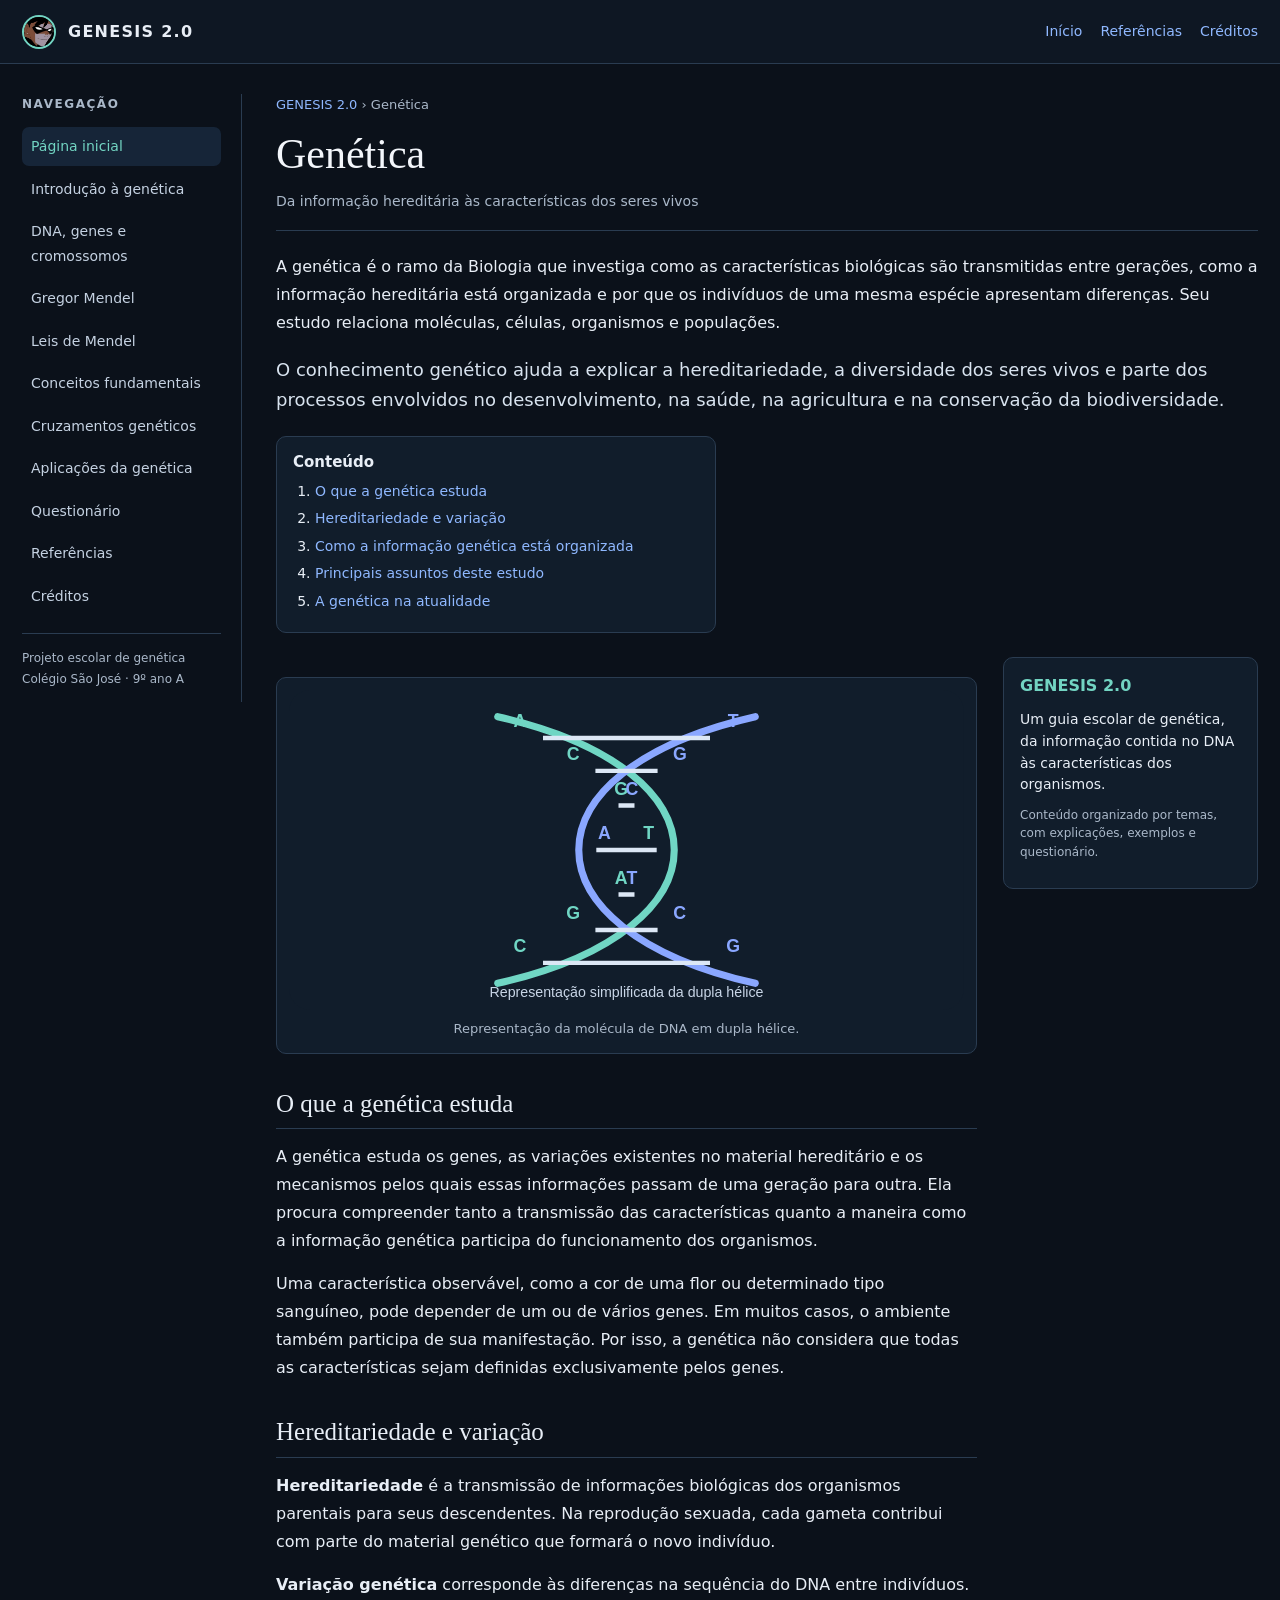
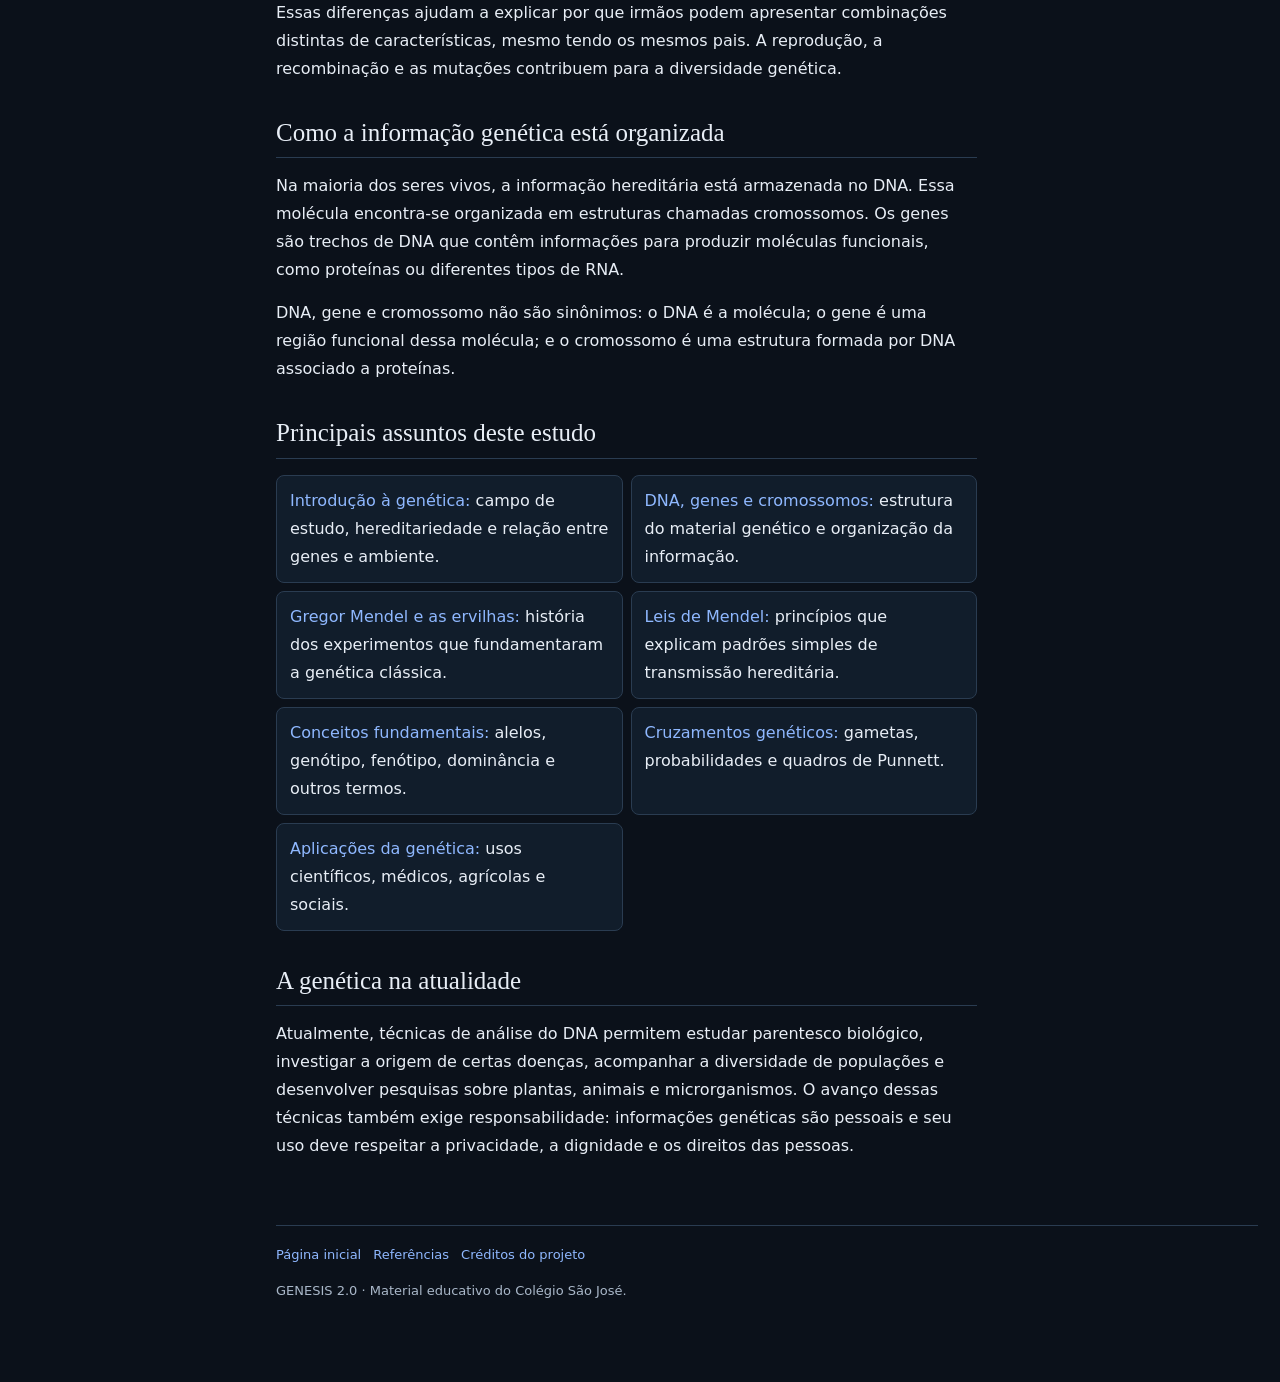
<file: index.html>
<!doctype html>
<html lang="pt-BR">
<head>
<meta charset="utf-8"><meta name="viewport" content="width=device-width, initial-scale=1">
<meta name="description" content="A genética é o ramo da Biologia que investiga como as características biológicas são transmitidas entre gerações, como a informação hereditária está o">
<title>Genética | GENESIS 2.0</title>
<link rel="stylesheet" href="assets/estilo.css"><script defer src="assets/site.js"></script>
</head>
<body>
<header class="topbar"><a class="brand" href="index.html"><img class="brand-mark" src="assets/e7836a322ee1f8ac6fdde45d048c078e.jpg" alt="Logo Genesis 2.0"><span>GENESIS 2.0</span></a>
<nav class="toplinks"><a href="index.html">Início</a><a href="referencias.html">Referências</a><a href="creditos.html">Créditos</a></nav></header>
<div class="layout">
<aside class="sidebar"><p class="side-title">Navegação</p><nav class="side-nav"><a href="index.html">Página inicial</a>
<a href="introducao.html">Introdução à genética</a>
<a href="dna.html">DNA, genes e cromossomos</a>
<a href="mendel.html">Gregor Mendel</a>
<a href="leis.html">Leis de Mendel</a>
<a href="conceitos.html">Conceitos fundamentais</a>
<a href="cruzamentos.html">Cruzamentos genéticos</a>
<a href="aplicacoes.html">Aplicações da genética</a>
<a href="quiz.html">Questionário</a>
<a href="referencias.html">Referências</a>
<a href="creditos.html">Créditos</a></nav><p class="side-note">Projeto escolar de genética<br>Colégio São José · 9º ano A</p></aside>
<main>
<div class="crumb"><a href="index.html">GENESIS 2.0</a> › Genética</div>
<header class="article-head"><h1>Genética</h1><div class="subtitle">Da informação hereditária às características dos seres vivos</div></header>
<p class="intro">A genética é o ramo da Biologia que investiga como as características biológicas são transmitidas entre gerações, como a informação hereditária está organizada e por que os indivíduos de uma mesma espécie apresentam diferenças. Seu estudo relaciona moléculas, células, organismos e populações.</p><p class="lead">O conhecimento genético ajuda a explicar a hereditariedade, a diversidade dos seres vivos e parte dos processos envolvidos no desenvolvimento, na saúde, na agricultura e na conservação da biodiversidade.</p>
<div class="toc"><h2>Conteúdo</h2><ol id="toc-list"></ol></div>
<div class="article-grid"><article class="article-body"><figure class="figure"><img src="assets/dna.svg" alt="Representação da molécula de DNA em dupla hélice."><figcaption class="caption">Representação da molécula de DNA em dupla hélice.</figcaption></figure><section><h2 id="secao-1">O que a genética estuda</h2><p>A genética estuda os genes, as variações existentes no material hereditário e os mecanismos pelos quais essas informações passam de uma geração para outra. Ela procura compreender tanto a transmissão das características quanto a maneira como a informação genética participa do funcionamento dos organismos.</p>
<p>Uma característica observável, como a cor de uma flor ou determinado tipo sanguíneo, pode depender de um ou de vários genes. Em muitos casos, o ambiente também participa de sua manifestação. Por isso, a genética não considera que todas as características sejam definidas exclusivamente pelos genes.</p></section>
<section><h2 id="secao-2">Hereditariedade e variação</h2><p><strong>Hereditariedade</strong> é a transmissão de informações biológicas dos organismos parentais para seus descendentes. Na reprodução sexuada, cada gameta contribui com parte do material genético que formará o novo indivíduo.</p>
<p><strong>Variação genética</strong> corresponde às diferenças na sequência do DNA entre indivíduos. Essas diferenças ajudam a explicar por que irmãos podem apresentar combinações distintas de características, mesmo tendo os mesmos pais. A reprodução, a recombinação e as mutações contribuem para a diversidade genética.</p></section>
<section><h2 id="secao-3">Como a informação genética está organizada</h2><p>Na maioria dos seres vivos, a informação hereditária está armazenada no DNA. Essa molécula encontra-se organizada em estruturas chamadas cromossomos. Os genes são trechos de DNA que contêm informações para produzir moléculas funcionais, como proteínas ou diferentes tipos de RNA.</p>
<p>DNA, gene e cromossomo não são sinônimos: o DNA é a molécula; o gene é uma região funcional dessa molécula; e o cromossomo é uma estrutura formada por DNA associado a proteínas.</p></section>
<section><h2 id="secao-4">Principais assuntos deste estudo</h2><ul class="topic-list">
<li><a href="introducao.html">Introdução à genética:</a> campo de estudo, hereditariedade e relação entre genes e ambiente.</li>
<li><a href="dna.html">DNA, genes e cromossomos:</a> estrutura do material genético e organização da informação.</li>
<li><a href="mendel.html">Gregor Mendel e as ervilhas:</a> história dos experimentos que fundamentaram a genética clássica.</li>
<li><a href="leis.html">Leis de Mendel:</a> princípios que explicam padrões simples de transmissão hereditária.</li>
<li><a href="conceitos.html">Conceitos fundamentais:</a> alelos, genótipo, fenótipo, dominância e outros termos.</li>
<li><a href="cruzamentos.html">Cruzamentos genéticos:</a> gametas, probabilidades e quadros de Punnett.</li>
<li><a href="aplicacoes.html">Aplicações da genética:</a> usos científicos, médicos, agrícolas e sociais.</li>
</ul></section>
<section><h2 id="secao-5">A genética na atualidade</h2><p>Atualmente, técnicas de análise do DNA permitem estudar parentesco biológico, investigar a origem de certas doenças, acompanhar a diversidade de populações e desenvolver pesquisas sobre plantas, animais e microrganismos. O avanço dessas técnicas também exige responsabilidade: informações genéticas são pessoais e seu uso deve respeitar a privacidade, a dignidade e os direitos das pessoas.</p></section></article><aside class="infobox"><h3>GENESIS 2.0</h3><p>Um guia escolar de genética, da informação contida no DNA às características dos organismos.</p><p class="small">Conteúdo organizado por temas, com explicações, exemplos e questionário.</p></aside></div>
<footer class="footer"><a href="index.html">Página inicial</a><a href="referencias.html">Referências</a><a href="creditos.html">Créditos do projeto</a><p>GENESIS 2.0 · Material educativo do Colégio São José.</p></footer>
</main></div>
</body></html>
</file>
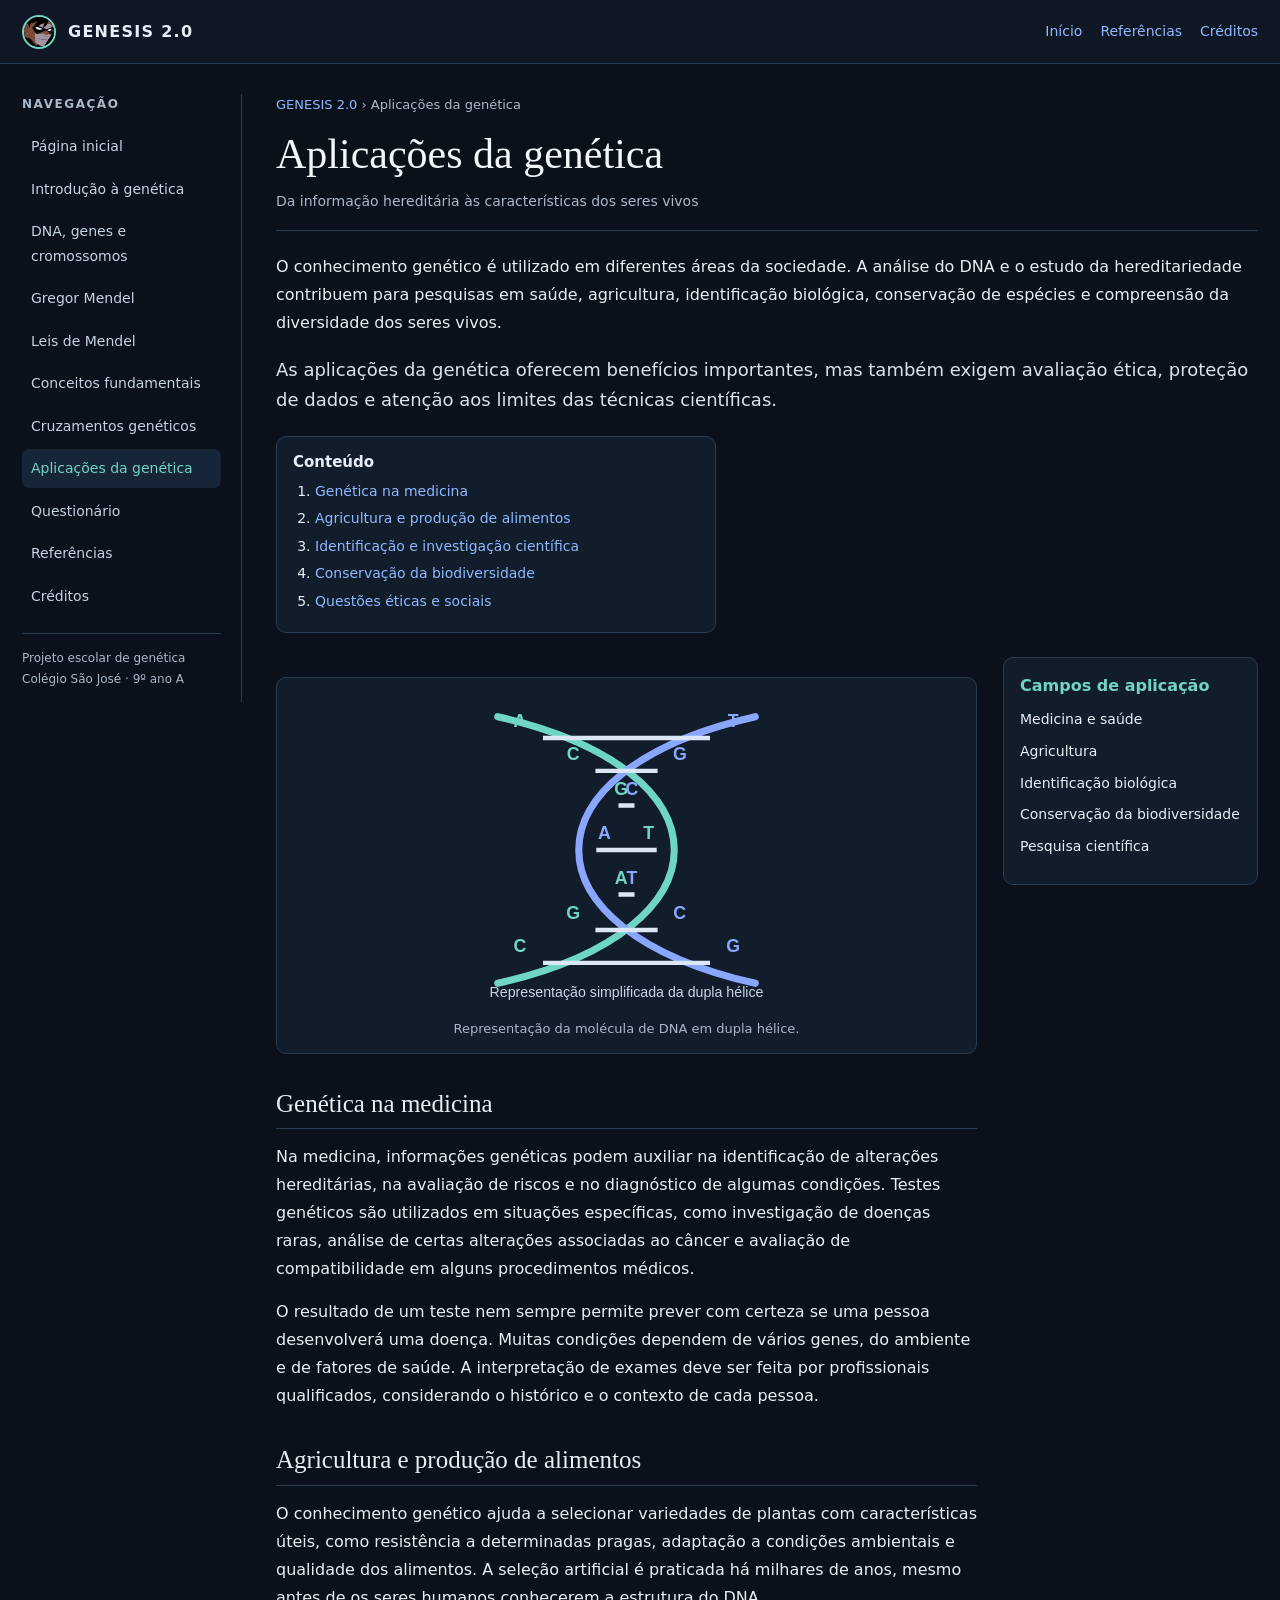
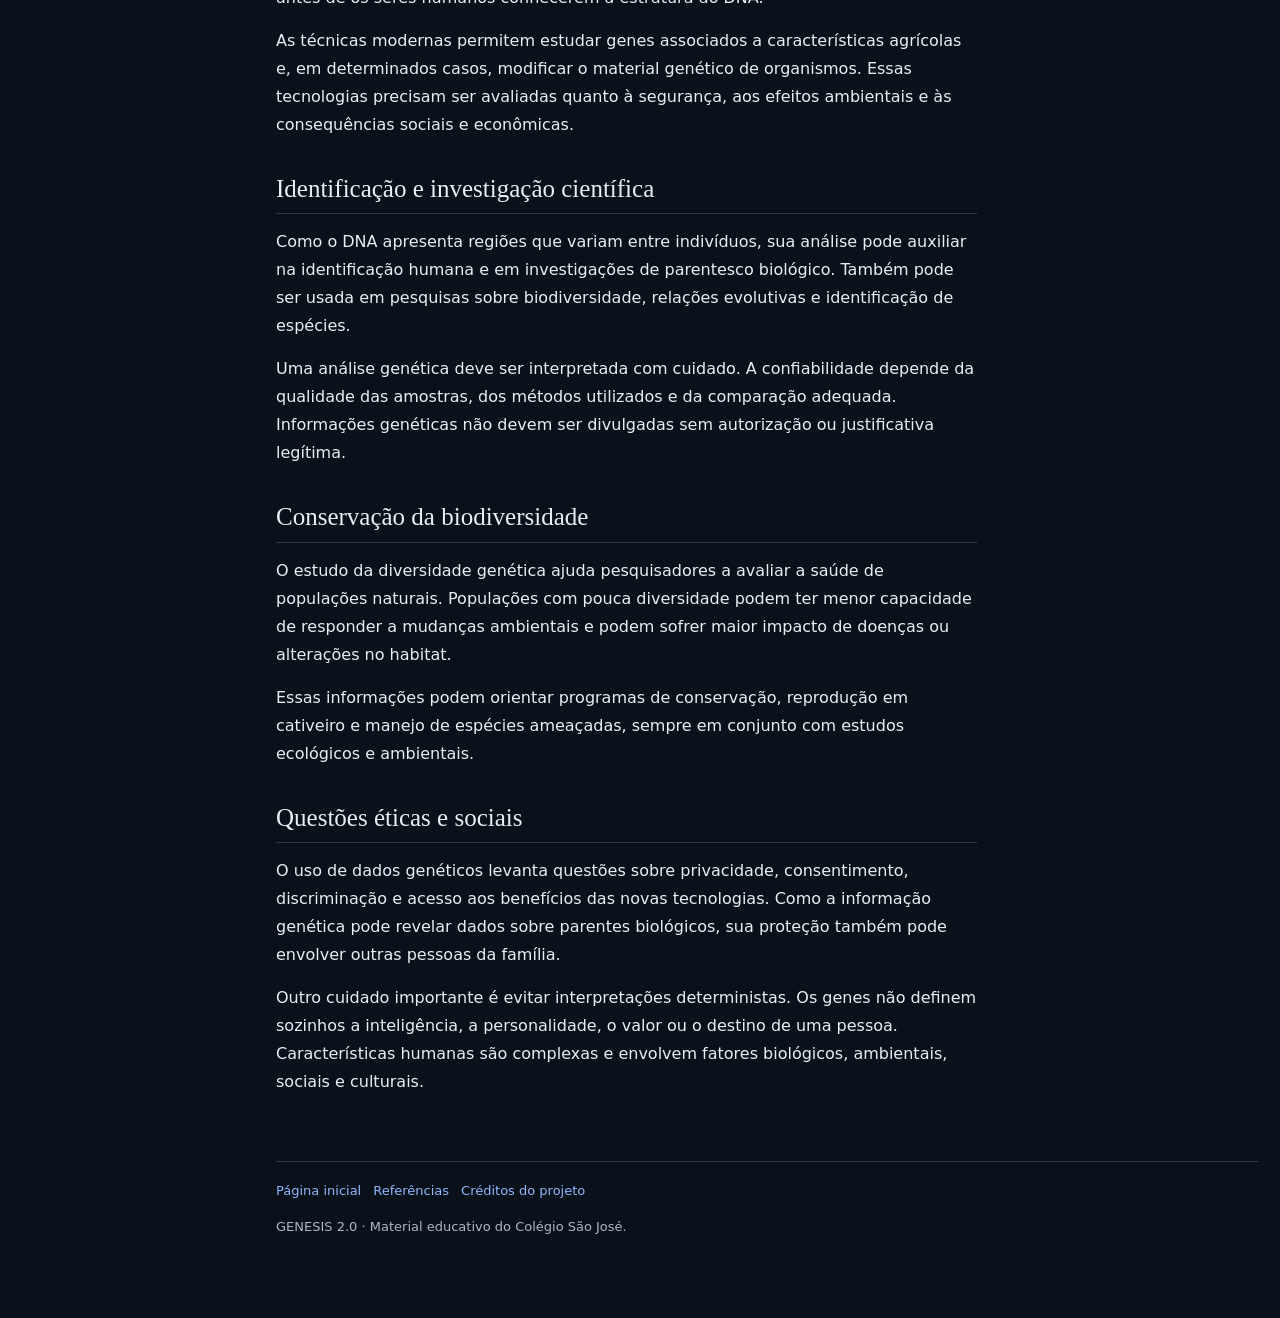
<file: aplicacoes.html>
<!doctype html>
<html lang="pt-BR">
<head>
<meta charset="utf-8"><meta name="viewport" content="width=device-width, initial-scale=1">
<meta name="description" content="O conhecimento genético é utilizado em diferentes áreas da sociedade. A análise do DNA e o estudo da hereditariedade contribuem para pesquisas em saúd">
<title>Aplicações da genética | GENESIS 2.0</title>
<link rel="stylesheet" href="assets/estilo.css"><script defer src="assets/site.js"></script>
</head>
<body>
<header class="topbar"><a class="brand" href="index.html"><img class="brand-mark" src="assets/e7836a322ee1f8ac6fdde45d048c078e.jpg" alt="Logo Genesis 2.0"><span>GENESIS 2.0</span></a>
<nav class="toplinks"><a href="index.html">Início</a><a href="referencias.html">Referências</a><a href="creditos.html">Créditos</a></nav></header>
<div class="layout">
<aside class="sidebar"><p class="side-title">Navegação</p><nav class="side-nav"><a href="index.html">Página inicial</a>
<a href="introducao.html">Introdução à genética</a>
<a href="dna.html">DNA, genes e cromossomos</a>
<a href="mendel.html">Gregor Mendel</a>
<a href="leis.html">Leis de Mendel</a>
<a href="conceitos.html">Conceitos fundamentais</a>
<a href="cruzamentos.html">Cruzamentos genéticos</a>
<a href="aplicacoes.html">Aplicações da genética</a>
<a href="quiz.html">Questionário</a>
<a href="referencias.html">Referências</a>
<a href="creditos.html">Créditos</a></nav><p class="side-note">Projeto escolar de genética<br>Colégio São José · 9º ano A</p></aside>
<main>
<div class="crumb"><a href="index.html">GENESIS 2.0</a> › Aplicações da genética</div>
<header class="article-head"><h1>Aplicações da genética</h1><div class="subtitle">Da informação hereditária às características dos seres vivos</div></header>
<p class="intro">O conhecimento genético é utilizado em diferentes áreas da sociedade. A análise do DNA e o estudo da hereditariedade contribuem para pesquisas em saúde, agricultura, identificação biológica, conservação de espécies e compreensão da diversidade dos seres vivos.</p><p class="lead">As aplicações da genética oferecem benefícios importantes, mas também exigem avaliação ética, proteção de dados e atenção aos limites das técnicas científicas.</p>
<div class="toc"><h2>Conteúdo</h2><ol id="toc-list"></ol></div>
<div class="article-grid"><article class="article-body"><figure class="figure"><img src="assets/dna.svg" alt="Representação da molécula de DNA em dupla hélice."><figcaption class="caption">Representação da molécula de DNA em dupla hélice.</figcaption></figure><section><h2 id="secao-1">Genética na medicina</h2><p>Na medicina, informações genéticas podem auxiliar na identificação de alterações hereditárias, na avaliação de riscos e no diagnóstico de algumas condições. Testes genéticos são utilizados em situações específicas, como investigação de doenças raras, análise de certas alterações associadas ao câncer e avaliação de compatibilidade em alguns procedimentos médicos.</p>
<p>O resultado de um teste nem sempre permite prever com certeza se uma pessoa desenvolverá uma doença. Muitas condições dependem de vários genes, do ambiente e de fatores de saúde. A interpretação de exames deve ser feita por profissionais qualificados, considerando o histórico e o contexto de cada pessoa.</p></section>
<section><h2 id="secao-2">Agricultura e produção de alimentos</h2><p>O conhecimento genético ajuda a selecionar variedades de plantas com características úteis, como resistência a determinadas pragas, adaptação a condições ambientais e qualidade dos alimentos. A seleção artificial é praticada há milhares de anos, mesmo antes de os seres humanos conhecerem a estrutura do DNA.</p>
<p>As técnicas modernas permitem estudar genes associados a características agrícolas e, em determinados casos, modificar o material genético de organismos. Essas tecnologias precisam ser avaliadas quanto à segurança, aos efeitos ambientais e às consequências sociais e econômicas.</p></section>
<section><h2 id="secao-3">Identificação e investigação científica</h2><p>Como o DNA apresenta regiões que variam entre indivíduos, sua análise pode auxiliar na identificação humana e em investigações de parentesco biológico. Também pode ser usada em pesquisas sobre biodiversidade, relações evolutivas e identificação de espécies.</p>
<p>Uma análise genética deve ser interpretada com cuidado. A confiabilidade depende da qualidade das amostras, dos métodos utilizados e da comparação adequada. Informações genéticas não devem ser divulgadas sem autorização ou justificativa legítima.</p></section>
<section><h2 id="secao-4">Conservação da biodiversidade</h2><p>O estudo da diversidade genética ajuda pesquisadores a avaliar a saúde de populações naturais. Populações com pouca diversidade podem ter menor capacidade de responder a mudanças ambientais e podem sofrer maior impacto de doenças ou alterações no habitat.</p>
<p>Essas informações podem orientar programas de conservação, reprodução em cativeiro e manejo de espécies ameaçadas, sempre em conjunto com estudos ecológicos e ambientais.</p></section>
<section><h2 id="secao-5">Questões éticas e sociais</h2><p>O uso de dados genéticos levanta questões sobre privacidade, consentimento, discriminação e acesso aos benefícios das novas tecnologias. Como a informação genética pode revelar dados sobre parentes biológicos, sua proteção também pode envolver outras pessoas da família.</p>
<p>Outro cuidado importante é evitar interpretações deterministas. Os genes não definem sozinhos a inteligência, a personalidade, o valor ou o destino de uma pessoa. Características humanas são complexas e envolvem fatores biológicos, ambientais, sociais e culturais.</p></section></article><aside class="infobox"><h3>Campos de aplicação</h3><p>Medicina e saúde</p><p>Agricultura</p><p>Identificação biológica</p><p>Conservação da biodiversidade</p><p>Pesquisa científica</p></aside></div>
<footer class="footer"><a href="index.html">Página inicial</a><a href="referencias.html">Referências</a><a href="creditos.html">Créditos do projeto</a><p>GENESIS 2.0 · Material educativo do Colégio São José.</p></footer>
</main></div>
</body></html>
</file>
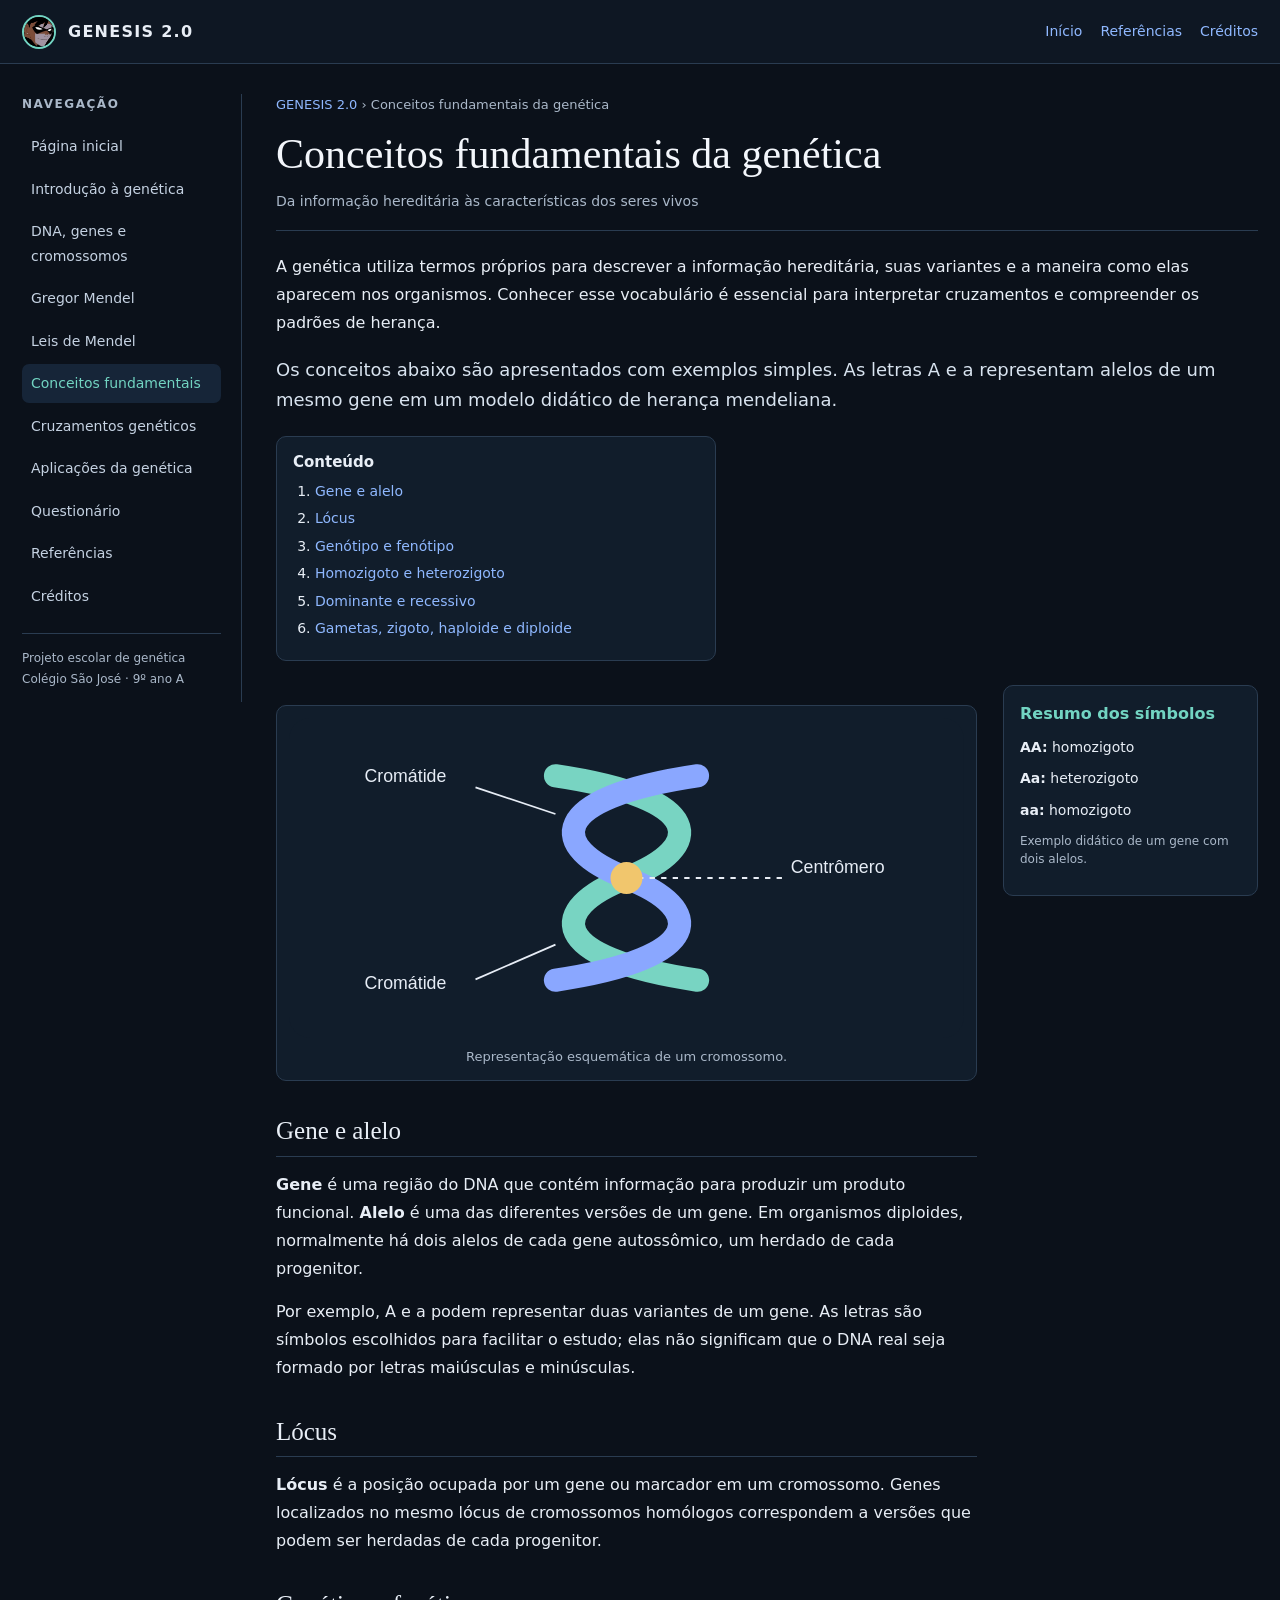
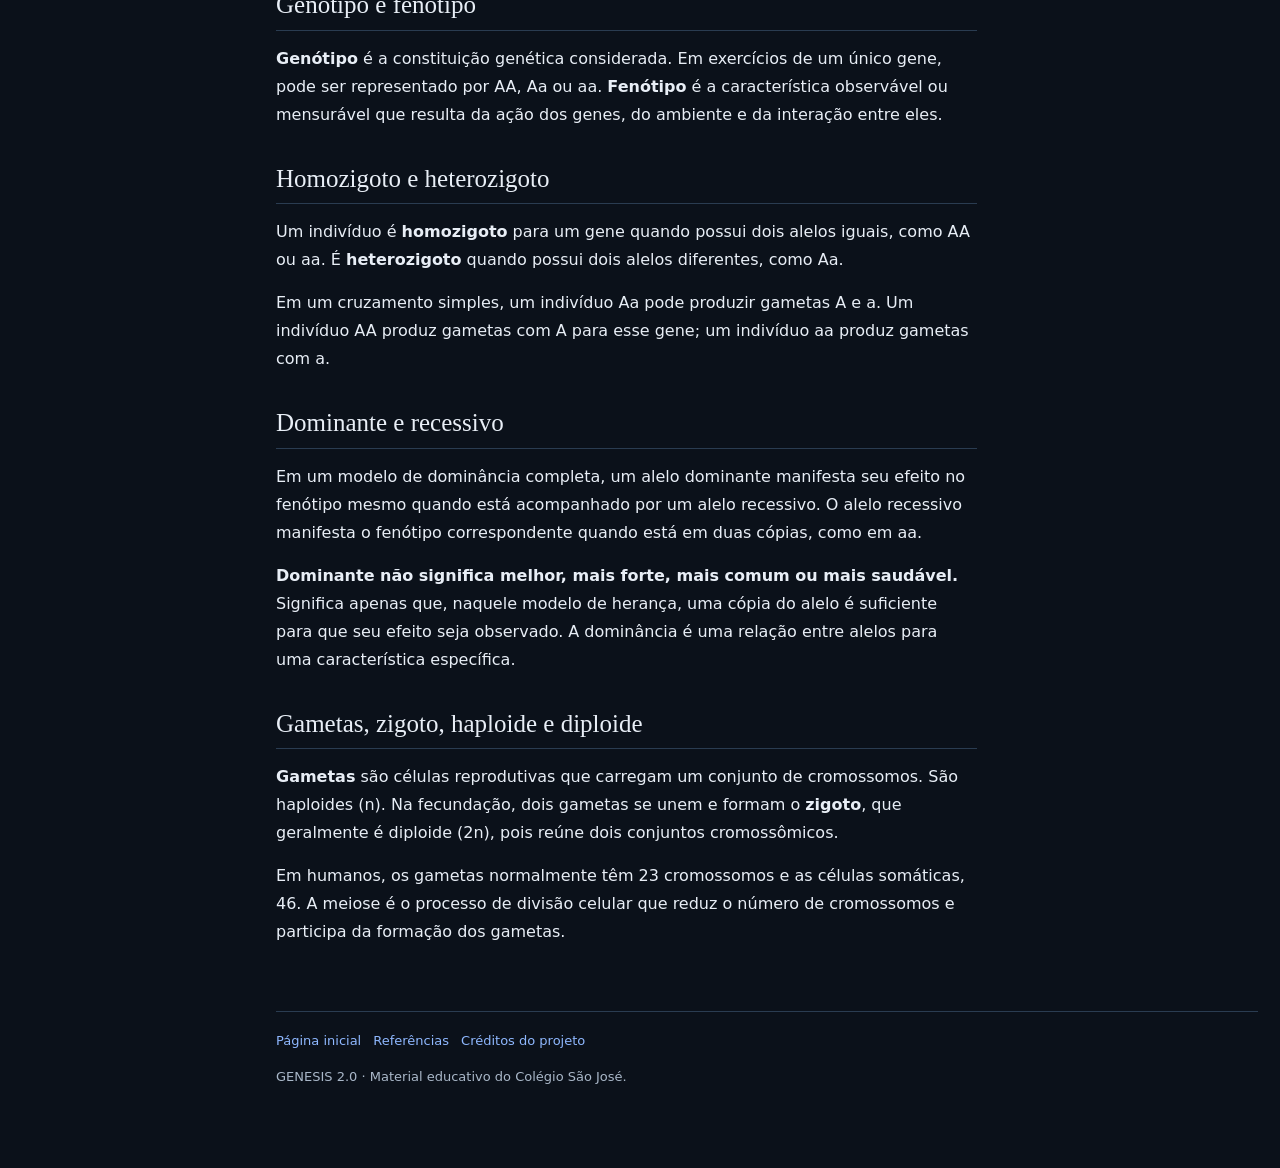
<file: conceitos.html>
<!doctype html>
<html lang="pt-BR">
<head>
<meta charset="utf-8"><meta name="viewport" content="width=device-width, initial-scale=1">
<meta name="description" content="A genética utiliza termos próprios para descrever a informação hereditária, suas variantes e a maneira como elas aparecem nos organismos. Conhecer ess">
<title>Conceitos fundamentais da genética | GENESIS 2.0</title>
<link rel="stylesheet" href="assets/estilo.css"><script defer src="assets/site.js"></script>
</head>
<body>
<header class="topbar"><a class="brand" href="index.html"><img class="brand-mark" src="assets/e7836a322ee1f8ac6fdde45d048c078e.jpg" alt="Logo Genesis 2.0"><span>GENESIS 2.0</span></a>
<nav class="toplinks"><a href="index.html">Início</a><a href="referencias.html">Referências</a><a href="creditos.html">Créditos</a></nav></header>
<div class="layout">
<aside class="sidebar"><p class="side-title">Navegação</p><nav class="side-nav"><a href="index.html">Página inicial</a>
<a href="introducao.html">Introdução à genética</a>
<a href="dna.html">DNA, genes e cromossomos</a>
<a href="mendel.html">Gregor Mendel</a>
<a href="leis.html">Leis de Mendel</a>
<a href="conceitos.html">Conceitos fundamentais</a>
<a href="cruzamentos.html">Cruzamentos genéticos</a>
<a href="aplicacoes.html">Aplicações da genética</a>
<a href="quiz.html">Questionário</a>
<a href="referencias.html">Referências</a>
<a href="creditos.html">Créditos</a></nav><p class="side-note">Projeto escolar de genética<br>Colégio São José · 9º ano A</p></aside>
<main>
<div class="crumb"><a href="index.html">GENESIS 2.0</a> › Conceitos fundamentais da genética</div>
<header class="article-head"><h1>Conceitos fundamentais da genética</h1><div class="subtitle">Da informação hereditária às características dos seres vivos</div></header>
<p class="intro">A genética utiliza termos próprios para descrever a informação hereditária, suas variantes e a maneira como elas aparecem nos organismos. Conhecer esse vocabulário é essencial para interpretar cruzamentos e compreender os padrões de herança.</p><p class="lead">Os conceitos abaixo são apresentados com exemplos simples. As letras A e a representam alelos de um mesmo gene em um modelo didático de herança mendeliana.</p>
<div class="toc"><h2>Conteúdo</h2><ol id="toc-list"></ol></div>
<div class="article-grid"><article class="article-body"><figure class="figure"><img src="assets/cromossomo.svg" alt="Representação esquemática de um cromossomo."><figcaption class="caption">Representação esquemática de um cromossomo.</figcaption></figure><section><h2 id="secao-1">Gene e alelo</h2><p><strong>Gene</strong> é uma região do DNA que contém informação para produzir um produto funcional. <strong>Alelo</strong> é uma das diferentes versões de um gene. Em organismos diploides, normalmente há dois alelos de cada gene autossômico, um herdado de cada progenitor.</p>
<p>Por exemplo, A e a podem representar duas variantes de um gene. As letras são símbolos escolhidos para facilitar o estudo; elas não significam que o DNA real seja formado por letras maiúsculas e minúsculas.</p></section>
<section><h2 id="secao-2">Lócus</h2><p><strong>Lócus</strong> é a posição ocupada por um gene ou marcador em um cromossomo. Genes localizados no mesmo lócus de cromossomos homólogos correspondem a versões que podem ser herdadas de cada progenitor.</p></section>
<section><h2 id="secao-3">Genótipo e fenótipo</h2><p><strong>Genótipo</strong> é a constituição genética considerada. Em exercícios de um único gene, pode ser representado por AA, Aa ou aa. <strong>Fenótipo</strong> é a característica observável ou mensurável que resulta da ação dos genes, do ambiente e da interação entre eles.</p></section>
<section><h2 id="secao-4">Homozigoto e heterozigoto</h2><p>Um indivíduo é <strong>homozigoto</strong> para um gene quando possui dois alelos iguais, como AA ou aa. É <strong>heterozigoto</strong> quando possui dois alelos diferentes, como Aa.</p>
<p>Em um cruzamento simples, um indivíduo Aa pode produzir gametas A e a. Um indivíduo AA produz gametas com A para esse gene; um indivíduo aa produz gametas com a.</p></section>
<section><h2 id="secao-5">Dominante e recessivo</h2><p>Em um modelo de dominância completa, um alelo dominante manifesta seu efeito no fenótipo mesmo quando está acompanhado por um alelo recessivo. O alelo recessivo manifesta o fenótipo correspondente quando está em duas cópias, como em aa.</p>
<p><strong>Dominante não significa melhor, mais forte, mais comum ou mais saudável.</strong> Significa apenas que, naquele modelo de herança, uma cópia do alelo é suficiente para que seu efeito seja observado. A dominância é uma relação entre alelos para uma característica específica.</p></section>
<section><h2 id="secao-6">Gametas, zigoto, haploide e diploide</h2><p><strong>Gametas</strong> são células reprodutivas que carregam um conjunto de cromossomos. São haploides (n). Na fecundação, dois gametas se unem e formam o <strong>zigoto</strong>, que geralmente é diploide (2n), pois reúne dois conjuntos cromossômicos.</p>
<p>Em humanos, os gametas normalmente têm 23 cromossomos e as células somáticas, 46. A meiose é o processo de divisão celular que reduz o número de cromossomos e participa da formação dos gametas.</p></section></article><aside class="infobox"><h3>Resumo dos símbolos</h3><p><strong>AA:</strong> homozigoto</p><p><strong>Aa:</strong> heterozigoto</p><p><strong>aa:</strong> homozigoto</p><p class="small">Exemplo didático de um gene com dois alelos.</p></aside></div>
<footer class="footer"><a href="index.html">Página inicial</a><a href="referencias.html">Referências</a><a href="creditos.html">Créditos do projeto</a><p>GENESIS 2.0 · Material educativo do Colégio São José.</p></footer>
</main></div>
</body></html>
</file>
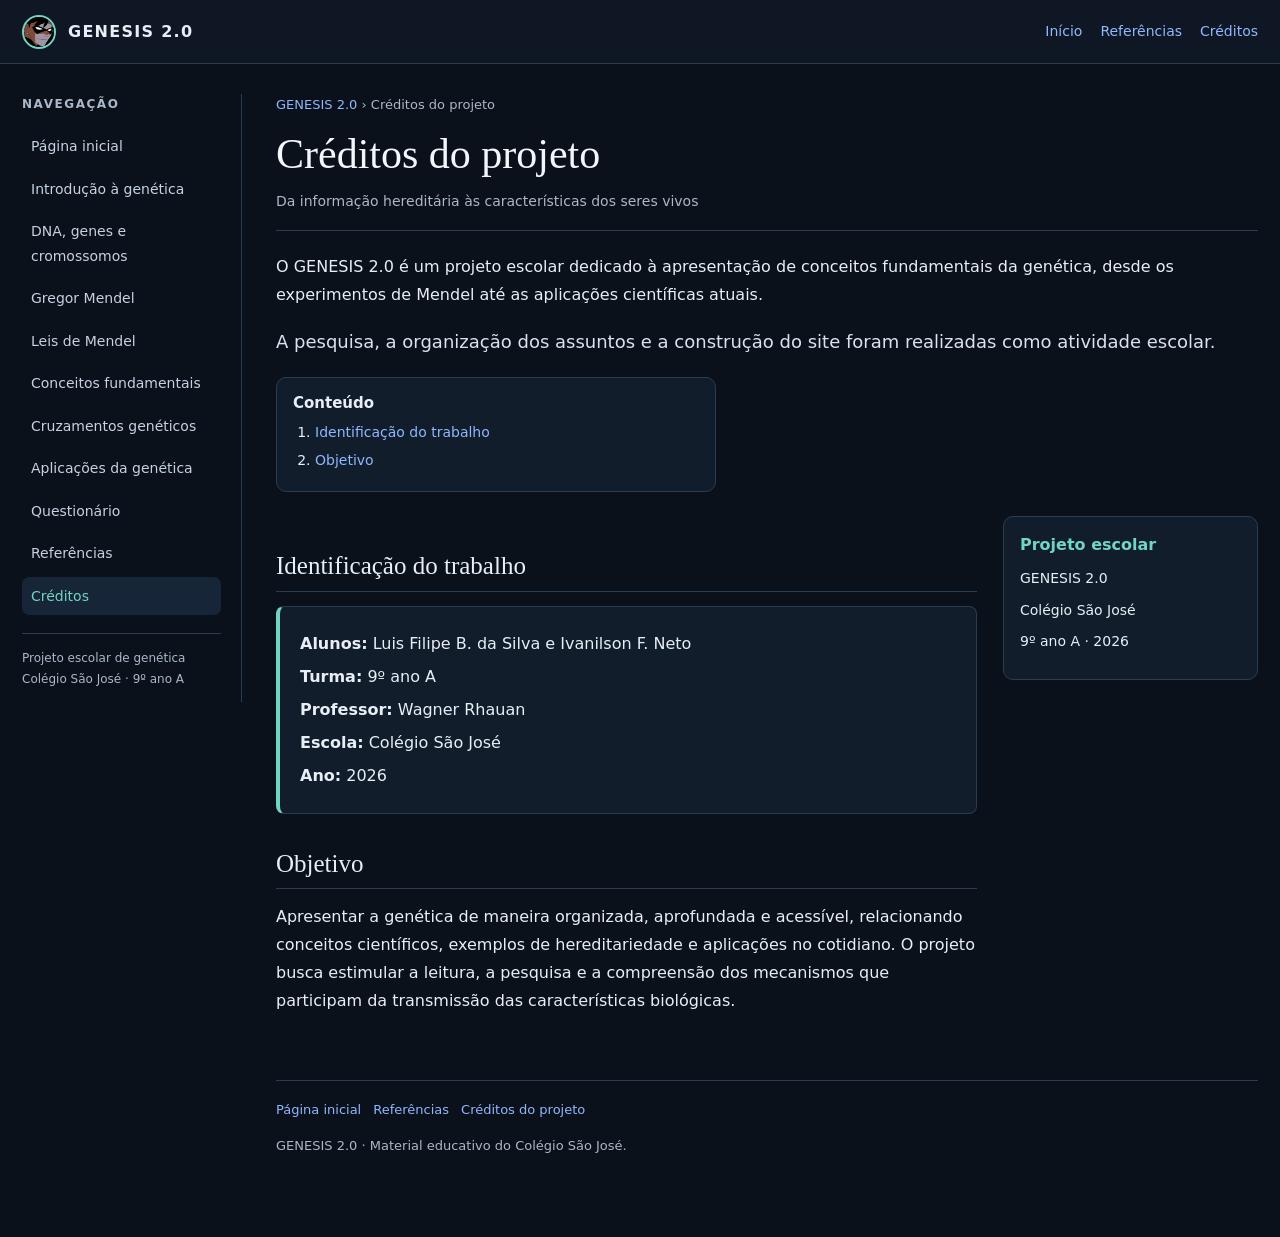
<file: creditos.html>
<!doctype html>
<html lang="pt-BR">
<head>
<meta charset="utf-8"><meta name="viewport" content="width=device-width, initial-scale=1">
<meta name="description" content="O GENESIS 2.0 é um projeto escolar dedicado à apresentação de conceitos fundamentais da genética, desde os experimentos de Mendel até as aplicações ci">
<title>Créditos do projeto | GENESIS 2.0</title>
<link rel="stylesheet" href="assets/estilo.css"><script defer src="assets/site.js"></script>
</head>
<body>
<header class="topbar"><a class="brand" href="index.html"><img class="brand-mark" src="assets/e7836a322ee1f8ac6fdde45d048c078e.jpg" alt="Logo Genesis 2.0"><span>GENESIS 2.0</span></a>
<nav class="toplinks"><a href="index.html">Início</a><a href="referencias.html">Referências</a><a href="creditos.html">Créditos</a></nav></header>
<div class="layout">
<aside class="sidebar"><p class="side-title">Navegação</p><nav class="side-nav"><a href="index.html">Página inicial</a>
<a href="introducao.html">Introdução à genética</a>
<a href="dna.html">DNA, genes e cromossomos</a>
<a href="mendel.html">Gregor Mendel</a>
<a href="leis.html">Leis de Mendel</a>
<a href="conceitos.html">Conceitos fundamentais</a>
<a href="cruzamentos.html">Cruzamentos genéticos</a>
<a href="aplicacoes.html">Aplicações da genética</a>
<a href="quiz.html">Questionário</a>
<a href="referencias.html">Referências</a>
<a href="creditos.html">Créditos</a></nav><p class="side-note">Projeto escolar de genética<br>Colégio São José · 9º ano A</p></aside>
<main>
<div class="crumb"><a href="index.html">GENESIS 2.0</a> › Créditos do projeto</div>
<header class="article-head"><h1>Créditos do projeto</h1><div class="subtitle">Da informação hereditária às características dos seres vivos</div></header>
<p class="intro">O GENESIS 2.0 é um projeto escolar dedicado à apresentação de conceitos fundamentais da genética, desde os experimentos de Mendel até as aplicações científicas atuais.</p><p class="lead">A pesquisa, a organização dos assuntos e a construção do site foram realizadas como atividade escolar.</p>
<div class="toc"><h2>Conteúdo</h2><ol id="toc-list"></ol></div>
<div class="article-grid"><article class="article-body"><section><h2 id="secao-1">Identificação do trabalho</h2><div class="credits-box"><p><strong>Alunos:</strong> Luis Filipe B. da Silva e Ivanilson F. Neto</p><p><strong>Turma:</strong> 9º ano A</p><p><strong>Professor:</strong> Wagner Rhauan</p><p><strong>Escola:</strong> Colégio São José</p><p><strong>Ano:</strong> 2026</p></div></section>
<section><h2 id="secao-2">Objetivo</h2><p>Apresentar a genética de maneira organizada, aprofundada e acessível, relacionando conceitos científicos, exemplos de hereditariedade e aplicações no cotidiano. O projeto busca estimular a leitura, a pesquisa e a compreensão dos mecanismos que participam da transmissão das características biológicas.</p></section></article><aside class="infobox"><h3>Projeto escolar</h3><p>GENESIS 2.0</p><p>Colégio São José</p><p>9º ano A · 2026</p></aside></div>
<footer class="footer"><a href="index.html">Página inicial</a><a href="referencias.html">Referências</a><a href="creditos.html">Créditos do projeto</a><p>GENESIS 2.0 · Material educativo do Colégio São José.</p></footer>
</main></div>
</body></html>
</file>
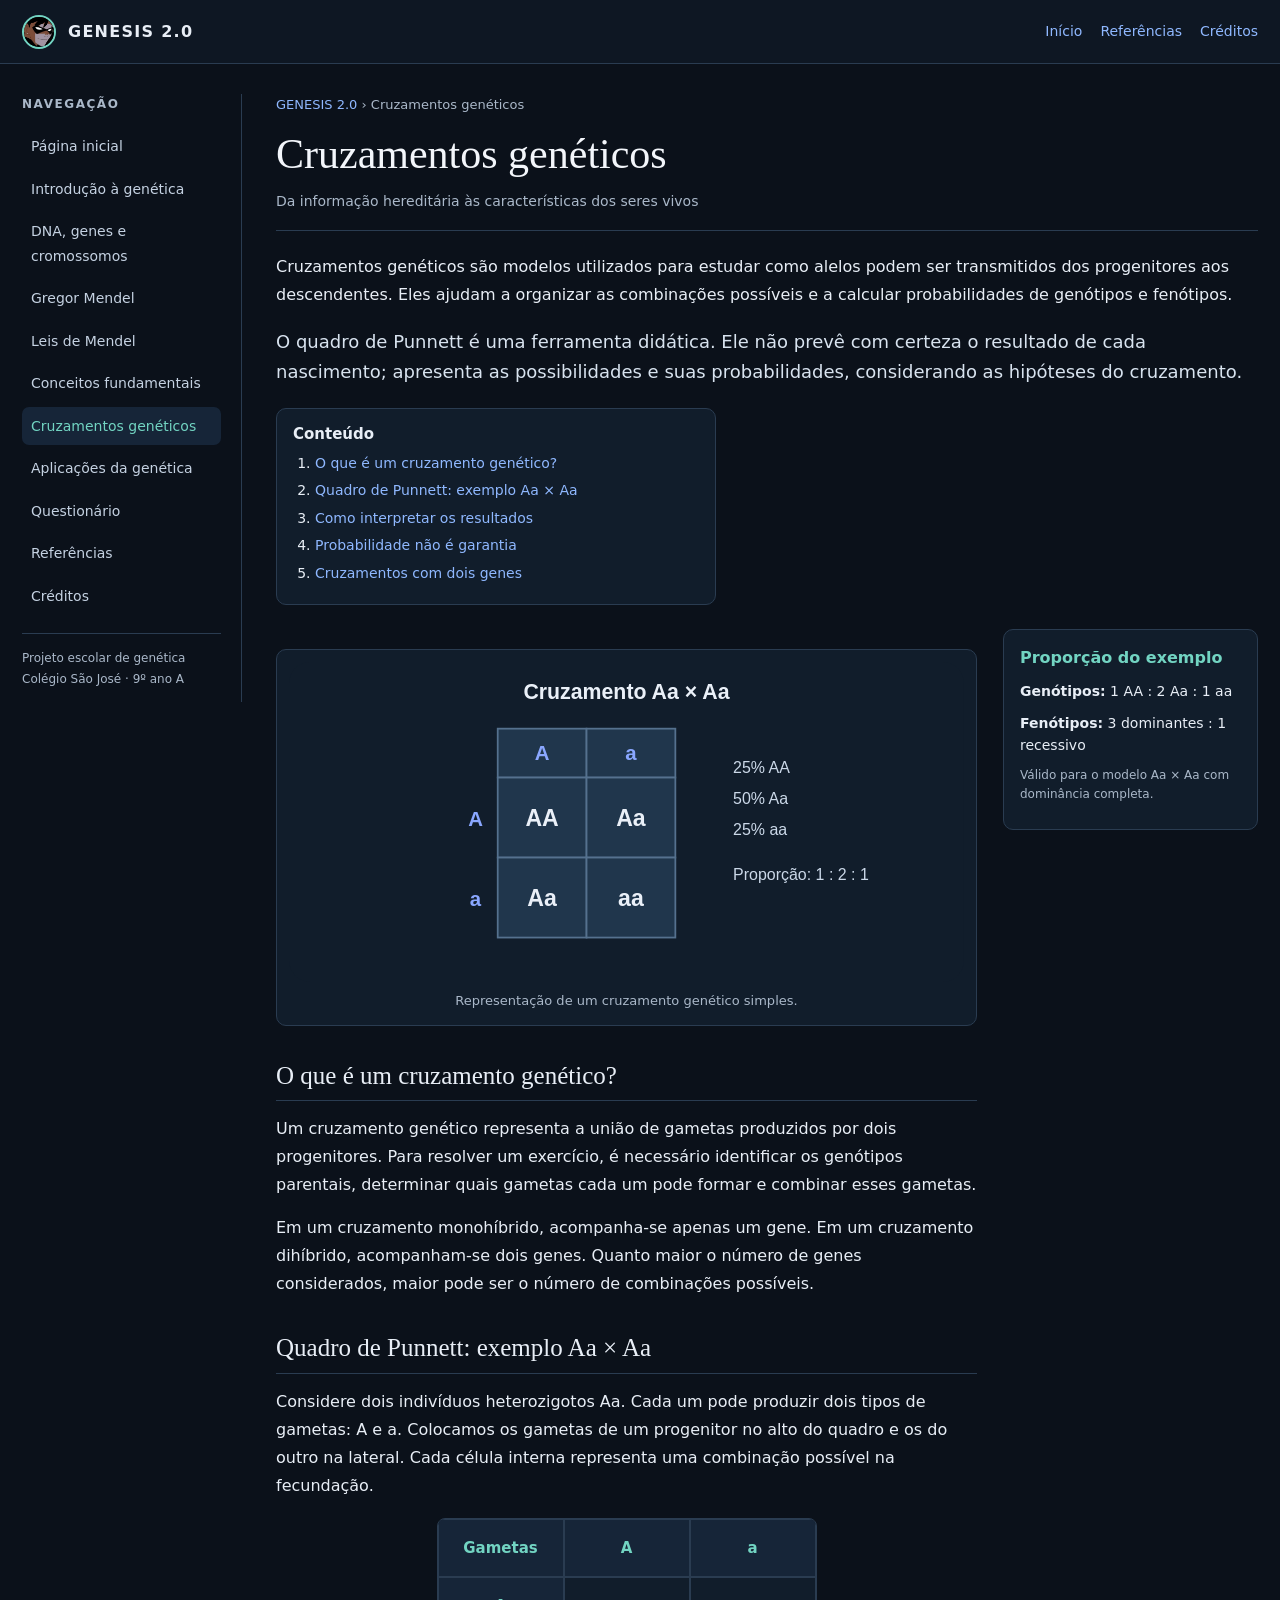
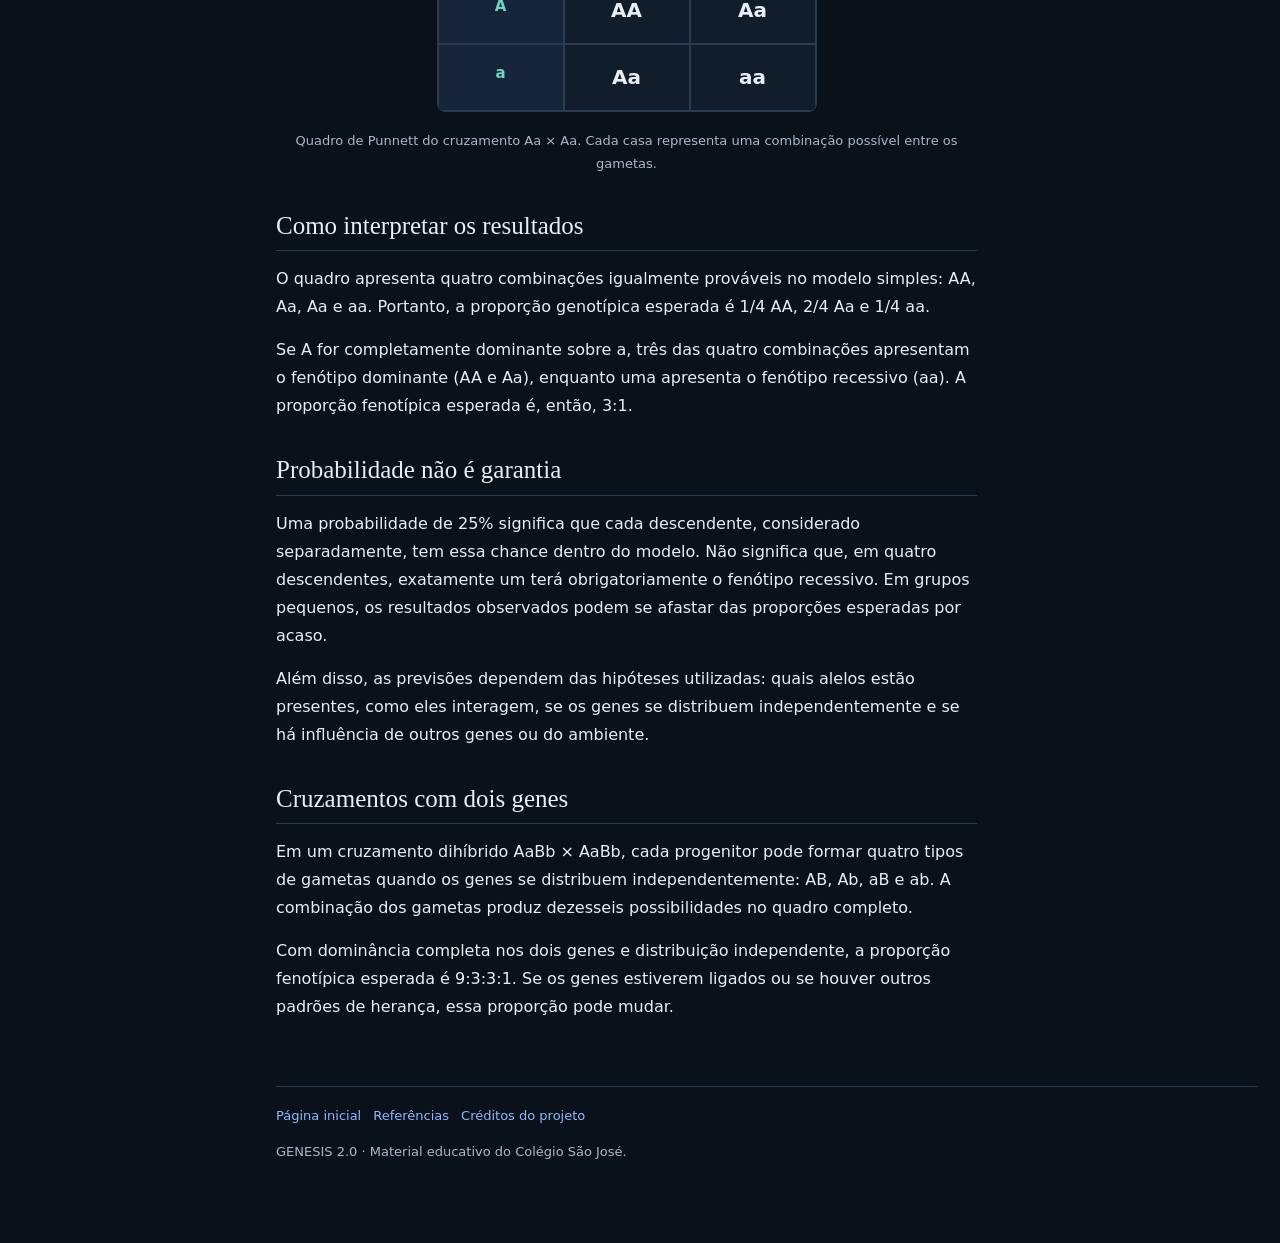
<file: cruzamentos.html>
<!doctype html>
<html lang="pt-BR">
<head>
<meta charset="utf-8"><meta name="viewport" content="width=device-width, initial-scale=1">
<meta name="description" content="Cruzamentos genéticos são modelos utilizados para estudar como alelos podem ser transmitidos dos progenitores aos descendentes. Eles ajudam a organiza">
<title>Cruzamentos genéticos | GENESIS 2.0</title>
<link rel="stylesheet" href="assets/estilo.css"><script defer src="assets/site.js"></script>
</head>
<body>
<header class="topbar"><a class="brand" href="index.html"><img class="brand-mark" src="assets/e7836a322ee1f8ac6fdde45d048c078e.jpg" alt="Logo Genesis 2.0"><span>GENESIS 2.0</span></a>
<nav class="toplinks"><a href="index.html">Início</a><a href="referencias.html">Referências</a><a href="creditos.html">Créditos</a></nav></header>
<div class="layout">
<aside class="sidebar"><p class="side-title">Navegação</p><nav class="side-nav"><a href="index.html">Página inicial</a>
<a href="introducao.html">Introdução à genética</a>
<a href="dna.html">DNA, genes e cromossomos</a>
<a href="mendel.html">Gregor Mendel</a>
<a href="leis.html">Leis de Mendel</a>
<a href="conceitos.html">Conceitos fundamentais</a>
<a href="cruzamentos.html">Cruzamentos genéticos</a>
<a href="aplicacoes.html">Aplicações da genética</a>
<a href="quiz.html">Questionário</a>
<a href="referencias.html">Referências</a>
<a href="creditos.html">Créditos</a></nav><p class="side-note">Projeto escolar de genética<br>Colégio São José · 9º ano A</p></aside>
<main>
<div class="crumb"><a href="index.html">GENESIS 2.0</a> › Cruzamentos genéticos</div>
<header class="article-head"><h1>Cruzamentos genéticos</h1><div class="subtitle">Da informação hereditária às características dos seres vivos</div></header>
<p class="intro">Cruzamentos genéticos são modelos utilizados para estudar como alelos podem ser transmitidos dos progenitores aos descendentes. Eles ajudam a organizar as combinações possíveis e a calcular probabilidades de genótipos e fenótipos.</p><p class="lead">O quadro de Punnett é uma ferramenta didática. Ele não prevê com certeza o resultado de cada nascimento; apresenta as possibilidades e suas probabilidades, considerando as hipóteses do cruzamento.</p>
<div class="toc"><h2>Conteúdo</h2><ol id="toc-list"></ol></div>
<div class="article-grid"><article class="article-body"><figure class="figure"><img src="assets/cruzamento.svg" alt="Representação de um cruzamento genético simples."><figcaption class="caption">Representação de um cruzamento genético simples.</figcaption></figure><section><h2 id="secao-1">O que é um cruzamento genético?</h2><p>Um cruzamento genético representa a união de gametas produzidos por dois progenitores. Para resolver um exercício, é necessário identificar os genótipos parentais, determinar quais gametas cada um pode formar e combinar esses gametas.</p>
<p>Em um cruzamento monohíbrido, acompanha-se apenas um gene. Em um cruzamento dihíbrido, acompanham-se dois genes. Quanto maior o número de genes considerados, maior pode ser o número de combinações possíveis.</p></section>
<section><h2 id="secao-2">Quadro de Punnett: exemplo Aa × Aa</h2><p>Considere dois indivíduos heterozigotos Aa. Cada um pode produzir dois tipos de gametas: A e a. Colocamos os gametas de um progenitor no alto do quadro e os do outro na lateral. Cada célula interna representa uma combinação possível na fecundação.</p>
<div class="punnett" role="img" aria-label="Quadro de Punnett para Aa por Aa"><div class="punnett-cell head">Gametas</div><div class="punnett-cell head">A</div><div class="punnett-cell head">a</div><div class="punnett-cell head">A</div><div class="punnett-cell">AA</div><div class="punnett-cell">Aa</div><div class="punnett-cell head">a</div><div class="punnett-cell">Aa</div><div class="punnett-cell">aa</div></div>
<p class="caption">Quadro de Punnett do cruzamento Aa × Aa. Cada casa representa uma combinação possível entre os gametas.</p></section>
<section><h2 id="secao-3">Como interpretar os resultados</h2><p>O quadro apresenta quatro combinações igualmente prováveis no modelo simples: AA, Aa, Aa e aa. Portanto, a proporção genotípica esperada é 1/4 AA, 2/4 Aa e 1/4 aa.</p>
<p>Se A for completamente dominante sobre a, três das quatro combinações apresentam o fenótipo dominante (AA e Aa), enquanto uma apresenta o fenótipo recessivo (aa). A proporção fenotípica esperada é, então, 3:1.</p></section>
<section><h2 id="secao-4">Probabilidade não é garantia</h2><p>Uma probabilidade de 25% significa que cada descendente, considerado separadamente, tem essa chance dentro do modelo. Não significa que, em quatro descendentes, exatamente um terá obrigatoriamente o fenótipo recessivo. Em grupos pequenos, os resultados observados podem se afastar das proporções esperadas por acaso.</p>
<p>Além disso, as previsões dependem das hipóteses utilizadas: quais alelos estão presentes, como eles interagem, se os genes se distribuem independentemente e se há influência de outros genes ou do ambiente.</p></section>
<section><h2 id="secao-5">Cruzamentos com dois genes</h2><p>Em um cruzamento dihíbrido AaBb × AaBb, cada progenitor pode formar quatro tipos de gametas quando os genes se distribuem independentemente: AB, Ab, aB e ab. A combinação dos gametas produz dezesseis possibilidades no quadro completo.</p>
<p>Com dominância completa nos dois genes e distribuição independente, a proporção fenotípica esperada é 9:3:3:1. Se os genes estiverem ligados ou se houver outros padrões de herança, essa proporção pode mudar.</p></section></article><aside class="infobox"><h3>Proporção do exemplo</h3><p><strong>Genótipos:</strong> 1 AA : 2 Aa : 1 aa</p><p><strong>Fenótipos:</strong> 3 dominantes : 1 recessivo</p><p class="small">Válido para o modelo Aa × Aa com dominância completa.</p></aside></div>
<footer class="footer"><a href="index.html">Página inicial</a><a href="referencias.html">Referências</a><a href="creditos.html">Créditos do projeto</a><p>GENESIS 2.0 · Material educativo do Colégio São José.</p></footer>
</main></div>
</body></html>
</file>
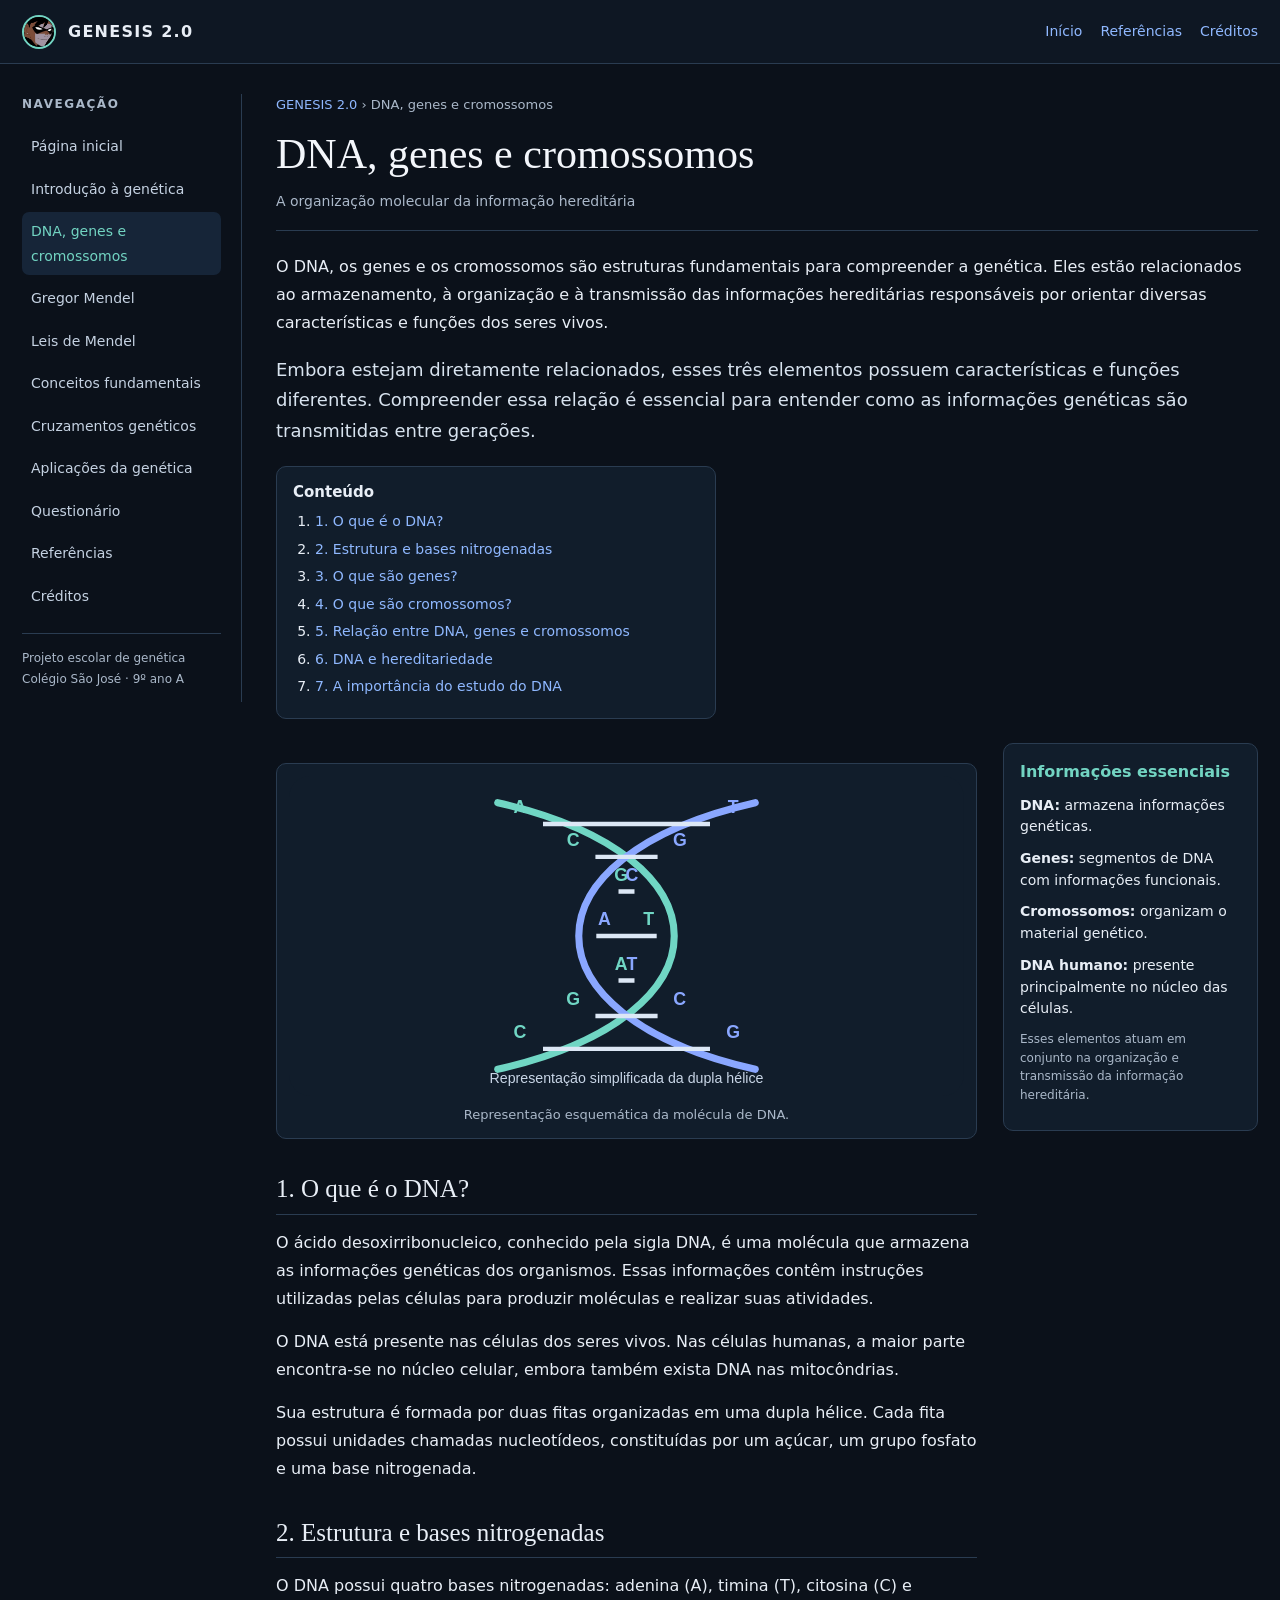
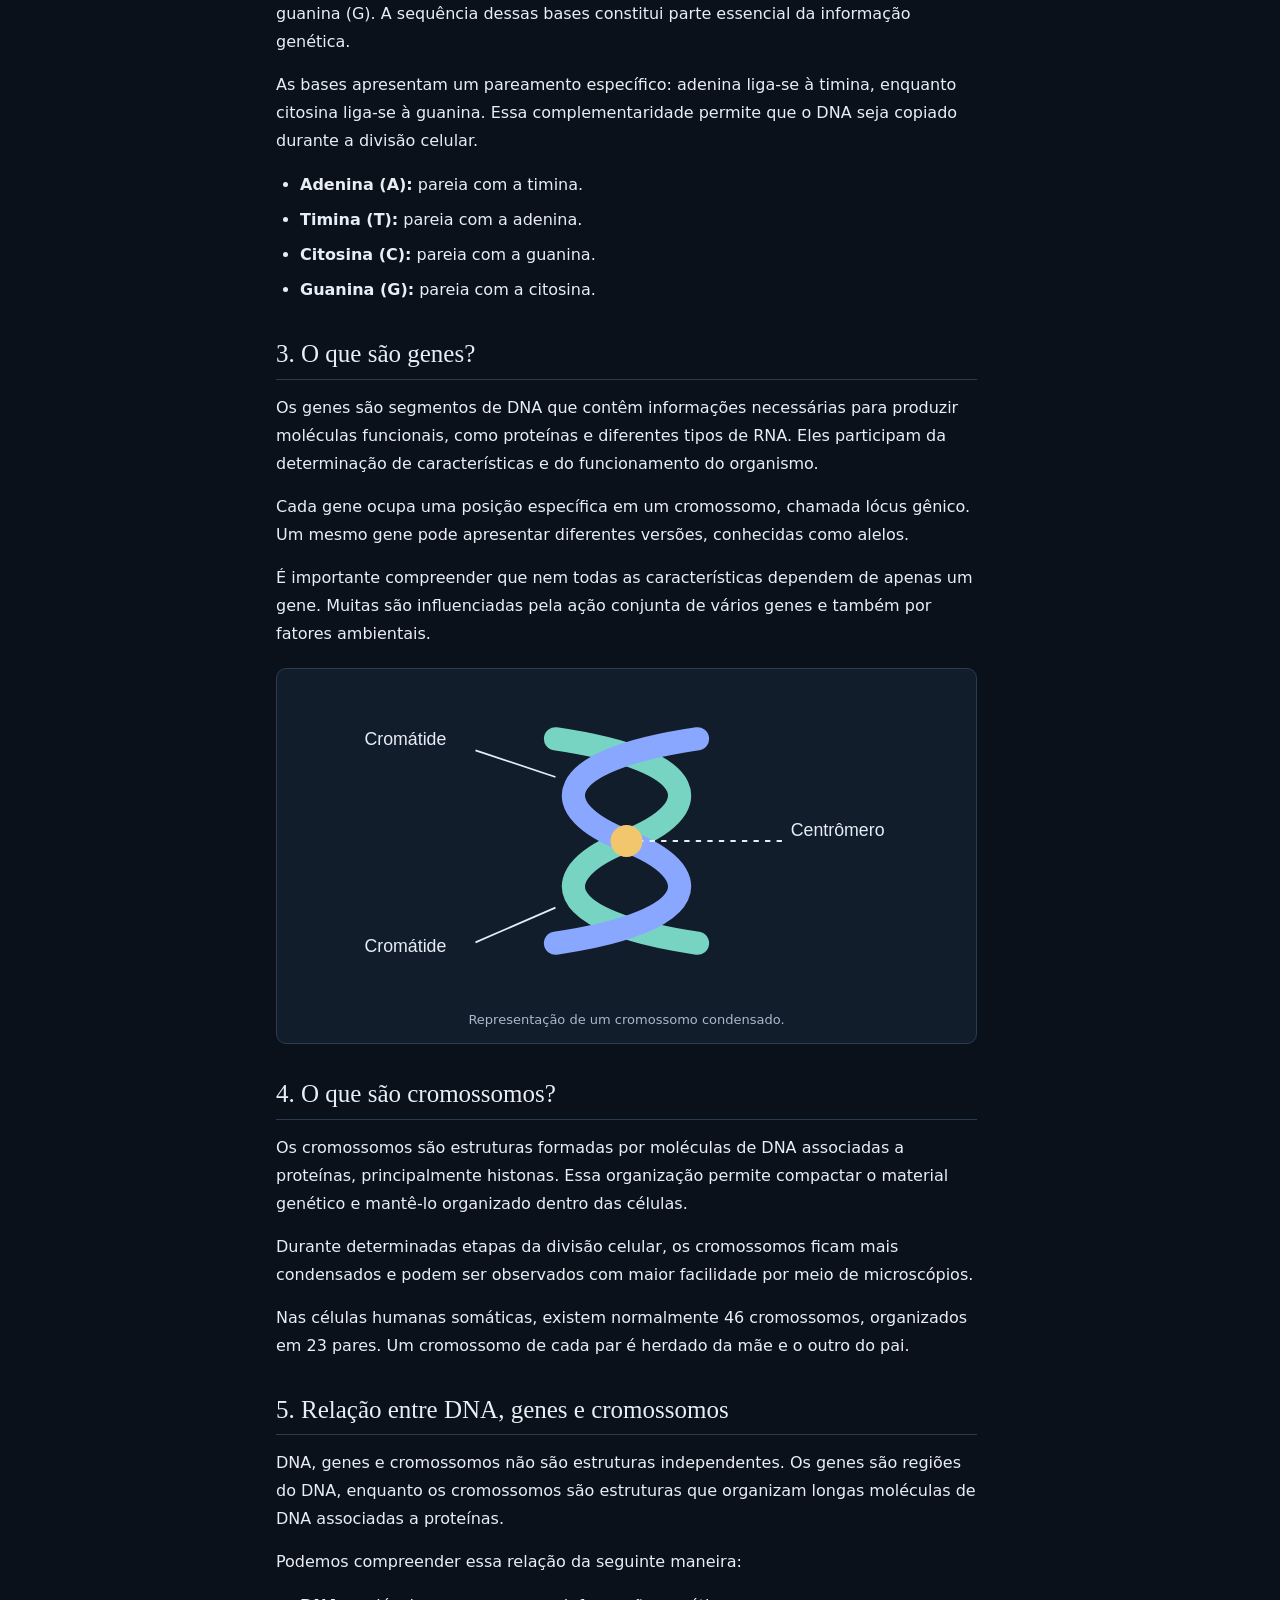
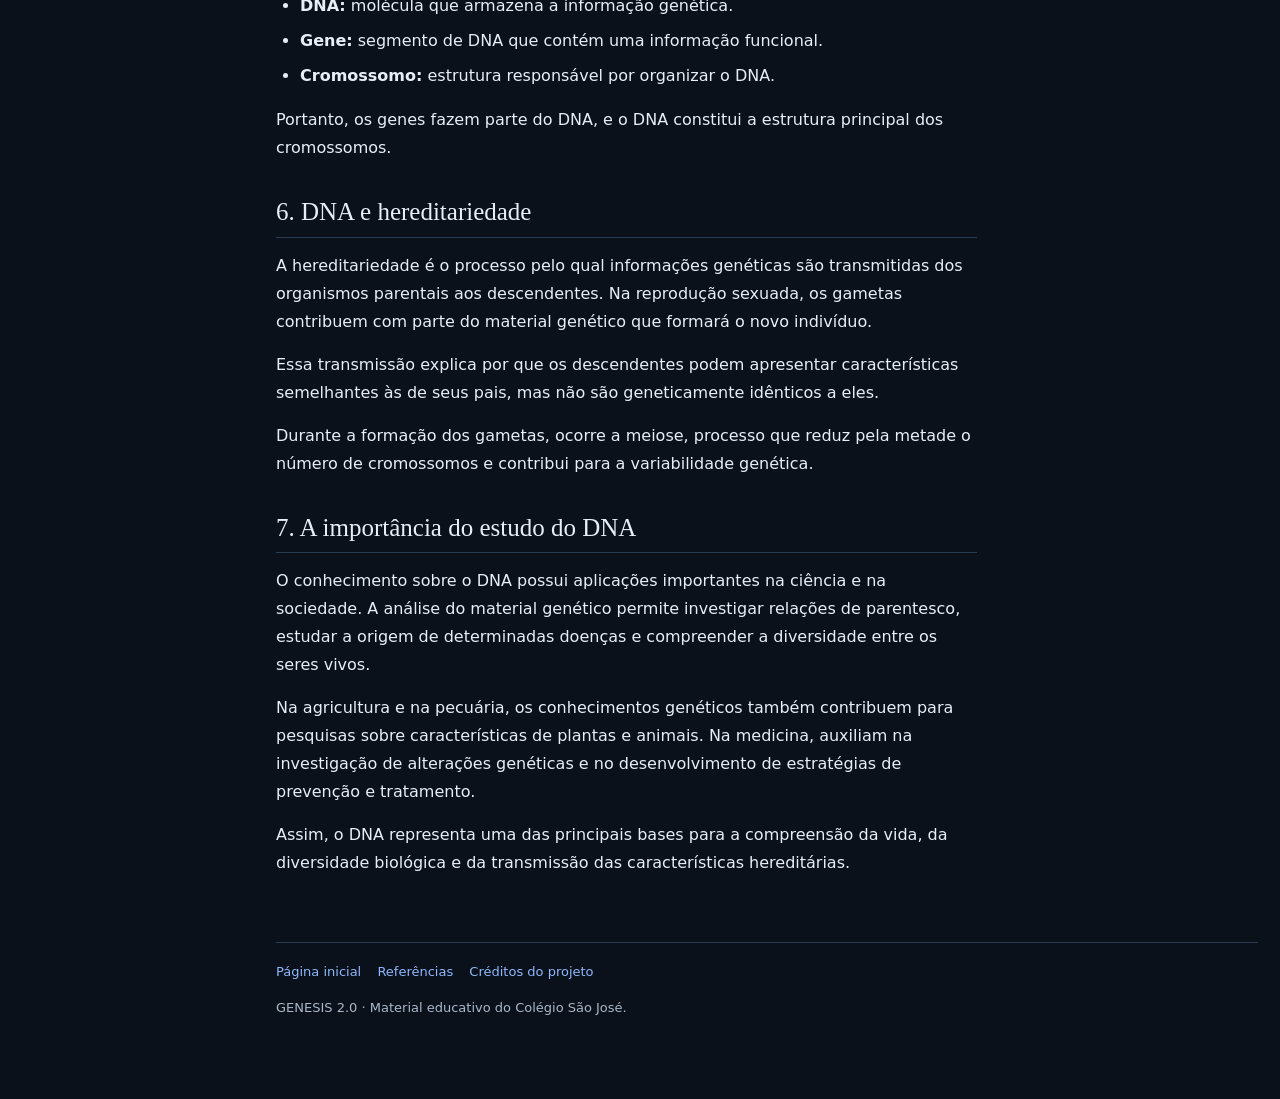
<file: dna.html>
<!doctype html>
<html lang="pt-BR">
<head>
<meta charset="utf-8">
<meta name="viewport" content="width=device-width, initial-scale=1">
<meta name="description" content="Entenda a estrutura do DNA, a função dos genes e a organização dos cromossomos.">
<title>DNA, genes e cromossomos | GENESIS 2.0</title>
<link rel="stylesheet" href="assets/estilo.css">
<script defer src="assets/site.js"></script>
</head>

<body>
<header class="topbar">
<a class="brand" href="index.html">
<img class="brand-mark" src="assets/e7836a322ee1f8ac6fdde45d048c078e.jpg" alt="Logo Genesis 2.0"><span>GENESIS 2.0</span>
</a>
<nav class="toplinks">
<a href="index.html">Início</a>
<a href="referencias.html">Referências</a>
<a href="creditos.html">Créditos</a>
</nav>
</header>

<div class="layout">
<aside class="sidebar">
<p class="side-title">Navegação</p>
<nav class="side-nav">
<a href="index.html">Página inicial</a>
<a href="introducao.html">Introdução à genética</a>
<a href="dna.html">DNA, genes e cromossomos</a>
<a href="mendel.html">Gregor Mendel</a>
<a href="leis.html">Leis de Mendel</a>
<a href="conceitos.html">Conceitos fundamentais</a>
<a href="cruzamentos.html">Cruzamentos genéticos</a>
<a href="aplicacoes.html">Aplicações da genética</a>
<a href="quiz.html">Questionário</a>
<a href="referencias.html">Referências</a>
<a href="creditos.html">Créditos</a>
</nav>
<p class="side-note">Projeto escolar de genética<br>Colégio São José · 9º ano A</p>
</aside>

<main>
<div class="crumb"><a href="index.html">GENESIS 2.0</a> › DNA, genes e cromossomos</div>

<header class="article-head">
<h1>DNA, genes e cromossomos</h1>
<div class="subtitle">A organização molecular da informação hereditária</div>
</header>

<p class="intro">
O DNA, os genes e os cromossomos são estruturas fundamentais para compreender a genética. Eles estão relacionados ao armazenamento, à organização e à transmissão das informações hereditárias responsáveis por orientar diversas características e funções dos seres vivos.
</p>

<p class="lead">
Embora estejam diretamente relacionados, esses três elementos possuem características e funções diferentes. Compreender essa relação é essencial para entender como as informações genéticas são transmitidas entre gerações.
</p>

<div class="toc">
<h2>Conteúdo</h2>
<ol id="toc-list"></ol>
</div>

<div class="article-grid">
<article class="article-body">

<figure class="figure">
<img src="assets/dna.svg" alt="Representação da estrutura de dupla hélice do DNA">
<figcaption class="caption">Representação esquemática da molécula de DNA.</figcaption>
</figure>

<section>
<h2 id="secao-1">1. O que é o DNA?</h2>
<p>
O ácido desoxirribonucleico, conhecido pela sigla DNA, é uma molécula que armazena as informações genéticas dos organismos. Essas informações contêm instruções utilizadas pelas células para produzir moléculas e realizar suas atividades.
</p>
<p>
O DNA está presente nas células dos seres vivos. Nas células humanas, a maior parte encontra-se no núcleo celular, embora também exista DNA nas mitocôndrias.
</p>
<p>
Sua estrutura é formada por duas fitas organizadas em uma dupla hélice. Cada fita possui unidades chamadas nucleotídeos, constituídas por um açúcar, um grupo fosfato e uma base nitrogenada.
</p>
</section>

<section>
<h2 id="secao-2">2. Estrutura e bases nitrogenadas</h2>
<p>
O DNA possui quatro bases nitrogenadas: adenina (A), timina (T), citosina (C) e guanina (G). A sequência dessas bases constitui parte essencial da informação genética.
</p>
<p>
As bases apresentam um pareamento específico: adenina liga-se à timina, enquanto citosina liga-se à guanina. Essa complementaridade permite que o DNA seja copiado durante a divisão celular.
</p>
<ul>
<li><strong>Adenina (A):</strong> pareia com a timina.</li>
<li><strong>Timina (T):</strong> pareia com a adenina.</li>
<li><strong>Citosina (C):</strong> pareia com a guanina.</li>
<li><strong>Guanina (G):</strong> pareia com a citosina.</li>
</ul>
</section>

<section>
<h2 id="secao-3">3. O que são genes?</h2>
<p>
Os genes são segmentos de DNA que contêm informações necessárias para produzir moléculas funcionais, como proteínas e diferentes tipos de RNA. Eles participam da determinação de características e do funcionamento do organismo.
</p>
<p>
Cada gene ocupa uma posição específica em um cromossomo, chamada lócus gênico. Um mesmo gene pode apresentar diferentes versões, conhecidas como alelos.
</p>
<p>
É importante compreender que nem todas as características dependem de apenas um gene. Muitas são influenciadas pela ação conjunta de vários genes e também por fatores ambientais.
</p>
</section>

<figure class="figure">
<img src="assets/cromossomo.svg" alt="Representação esquemática de um cromossomo">
<figcaption class="caption">Representação de um cromossomo condensado.</figcaption>
</figure>

<section>
<h2 id="secao-4">4. O que são cromossomos?</h2>
<p>
Os cromossomos são estruturas formadas por moléculas de DNA associadas a proteínas, principalmente histonas. Essa organização permite compactar o material genético e mantê-lo organizado dentro das células.
</p>
<p>
Durante determinadas etapas da divisão celular, os cromossomos ficam mais condensados e podem ser observados com maior facilidade por meio de microscópios.
</p>
<p>
Nas células humanas somáticas, existem normalmente 46 cromossomos, organizados em 23 pares. Um cromossomo de cada par é herdado da mãe e o outro do pai.
</p>
</section>

<section>
<h2 id="secao-5">5. Relação entre DNA, genes e cromossomos</h2>
<p>
DNA, genes e cromossomos não são estruturas independentes. Os genes são regiões do DNA, enquanto os cromossomos são estruturas que organizam longas moléculas de DNA associadas a proteínas.
</p>
<p>
Podemos compreender essa relação da seguinte maneira:
</p>
<ul>
<li><strong>DNA:</strong> molécula que armazena a informação genética.</li>
<li><strong>Gene:</strong> segmento de DNA que contém uma informação funcional.</li>
<li><strong>Cromossomo:</strong> estrutura responsável por organizar o DNA.</li>
</ul>
<p>
Portanto, os genes fazem parte do DNA, e o DNA constitui a estrutura principal dos cromossomos.
</p>
</section>

<section>
<h2 id="secao-6">6. DNA e hereditariedade</h2>
<p>
A hereditariedade é o processo pelo qual informações genéticas são transmitidas dos organismos parentais aos descendentes. Na reprodução sexuada, os gametas contribuem com parte do material genético que formará o novo indivíduo.
</p>
<p>
Essa transmissão explica por que os descendentes podem apresentar características semelhantes às de seus pais, mas não são geneticamente idênticos a eles.
</p>
<p>
Durante a formação dos gametas, ocorre a meiose, processo que reduz pela metade o número de cromossomos e contribui para a variabilidade genética.
</p>
</section>

<section>
<h2 id="secao-7">7. A importância do estudo do DNA</h2>
<p>
O conhecimento sobre o DNA possui aplicações importantes na ciência e na sociedade. A análise do material genético permite investigar relações de parentesco, estudar a origem de determinadas doenças e compreender a diversidade entre os seres vivos.
</p>
<p>
Na agricultura e na pecuária, os conhecimentos genéticos também contribuem para pesquisas sobre características de plantas e animais. Na medicina, auxiliam na investigação de alterações genéticas e no desenvolvimento de estratégias de prevenção e tratamento.
</p>
<p>
Assim, o DNA representa uma das principais bases para a compreensão da vida, da diversidade biológica e da transmissão das características hereditárias.
</p>
</section>

</article>

<aside class="infobox">
<h3>Informações essenciais</h3>
<p><strong>DNA:</strong> armazena informações genéticas.</p>
<p><strong>Genes:</strong> segmentos de DNA com informações funcionais.</p>
<p><strong>Cromossomos:</strong> organizam o material genético.</p>
<p><strong>DNA humano:</strong> presente principalmente no núcleo das células.</p>
<p class="small">Esses elementos atuam em conjunto na organização e transmissão da informação hereditária.</p>
</aside>
</div>

<footer class="footer">
<a href="index.html">Página inicial</a>
<a href="referencias.html">Referências</a>
<a href="creditos.html">Créditos do projeto</a>
<p>GENESIS 2.0 · Material educativo do Colégio São José.</p>
</footer>

</main>
</div>
</body>
</html>
</file>
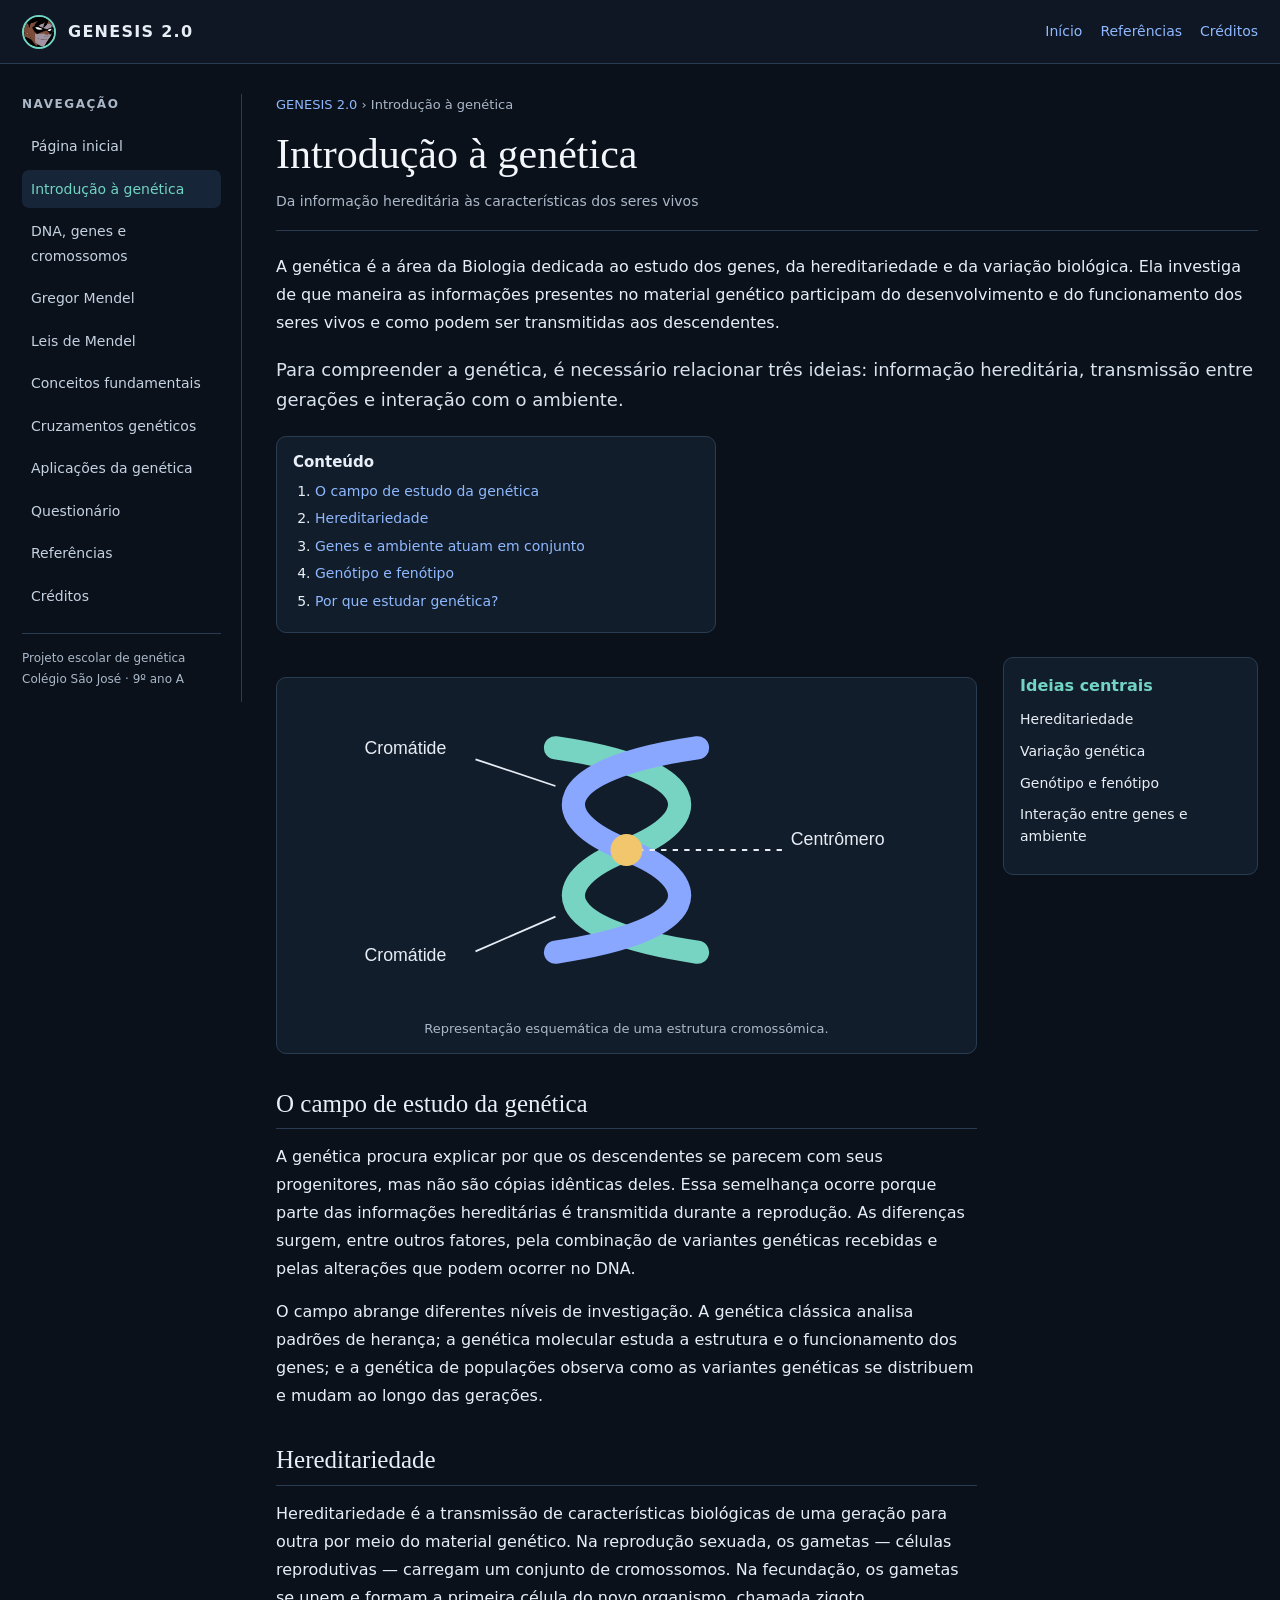
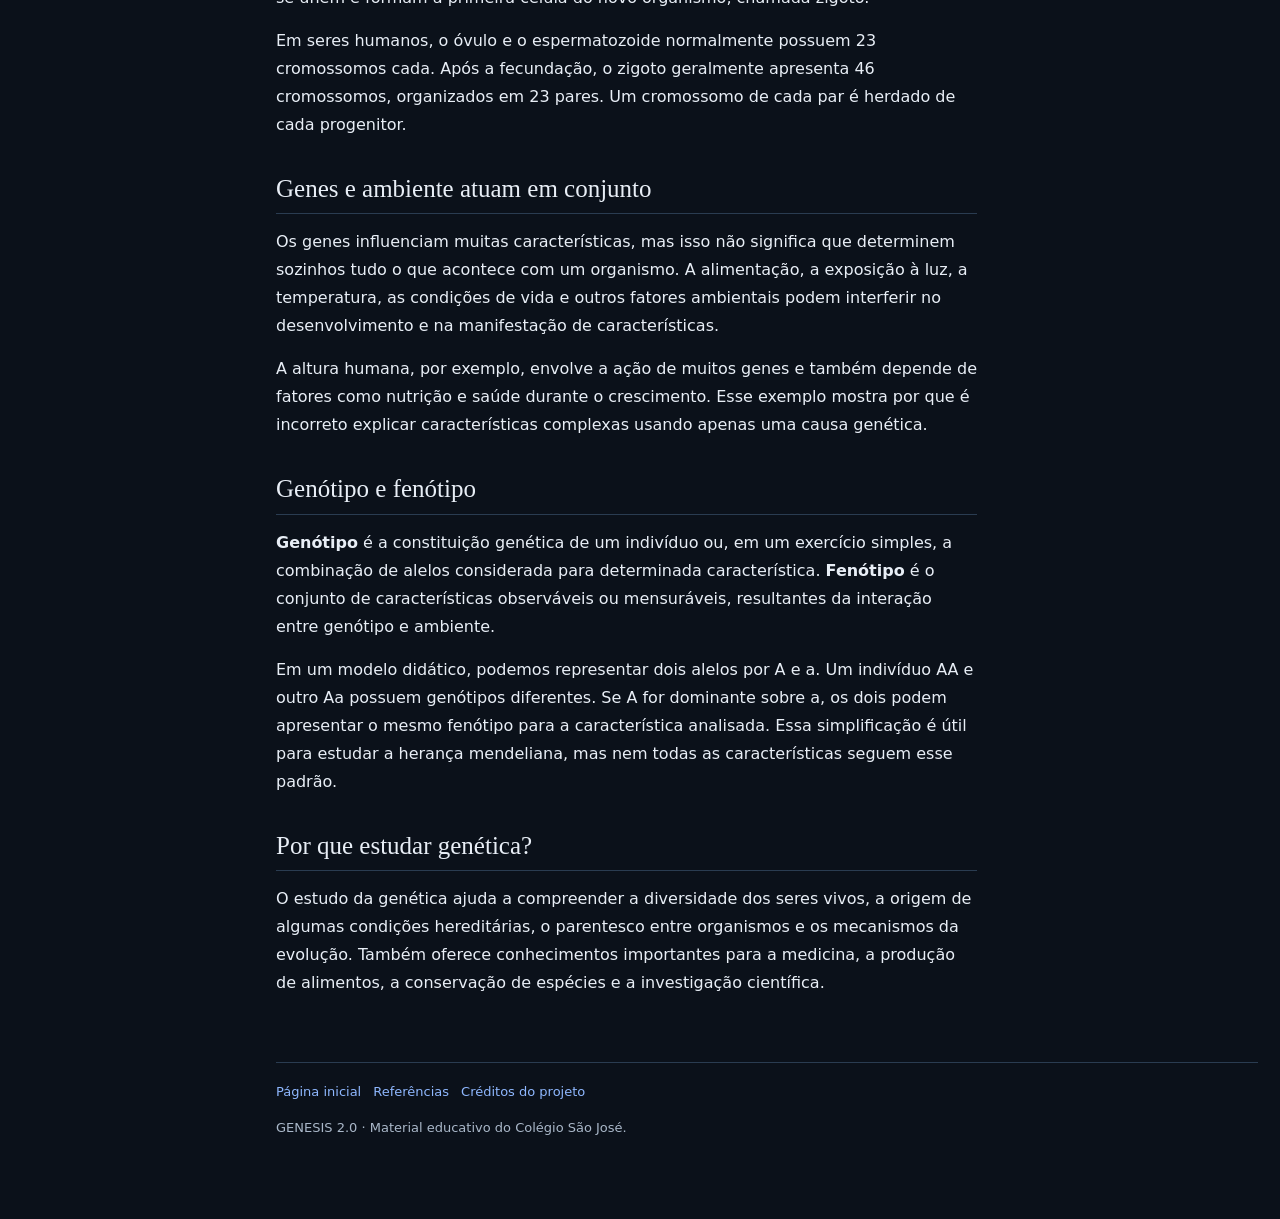
<file: introducao.html>
<!doctype html>
<html lang="pt-BR">
<head>
<meta charset="utf-8"><meta name="viewport" content="width=device-width, initial-scale=1">
<meta name="description" content="A genética é a área da Biologia dedicada ao estudo dos genes, da hereditariedade e da variação biológica. Ela investiga de que maneira as informações ">
<title>Introdução à genética | GENESIS 2.0</title>
<link rel="stylesheet" href="assets/estilo.css"><script defer src="assets/site.js"></script>
</head>
<body>
<header class="topbar"><a class="brand" href="index.html"><img class="brand-mark" src="assets/e7836a322ee1f8ac6fdde45d048c078e.jpg" alt="Logo Genesis 2.0"><span>GENESIS 2.0</span></a>
<nav class="toplinks"><a href="index.html">Início</a><a href="referencias.html">Referências</a><a href="creditos.html">Créditos</a></nav></header>
<div class="layout">
<aside class="sidebar"><p class="side-title">Navegação</p><nav class="side-nav"><a href="index.html">Página inicial</a>
<a href="introducao.html">Introdução à genética</a>
<a href="dna.html">DNA, genes e cromossomos</a>
<a href="mendel.html">Gregor Mendel</a>
<a href="leis.html">Leis de Mendel</a>
<a href="conceitos.html">Conceitos fundamentais</a>
<a href="cruzamentos.html">Cruzamentos genéticos</a>
<a href="aplicacoes.html">Aplicações da genética</a>
<a href="quiz.html">Questionário</a>
<a href="referencias.html">Referências</a>
<a href="creditos.html">Créditos</a></nav><p class="side-note">Projeto escolar de genética<br>Colégio São José · 9º ano A</p></aside>
<main>
<div class="crumb"><a href="index.html">GENESIS 2.0</a> › Introdução à genética</div>
<header class="article-head"><h1>Introdução à genética</h1><div class="subtitle">Da informação hereditária às características dos seres vivos</div></header>
<p class="intro">A genética é a área da Biologia dedicada ao estudo dos genes, da hereditariedade e da variação biológica. Ela investiga de que maneira as informações presentes no material genético participam do desenvolvimento e do funcionamento dos seres vivos e como podem ser transmitidas aos descendentes.</p><p class="lead">Para compreender a genética, é necessário relacionar três ideias: informação hereditária, transmissão entre gerações e interação com o ambiente.</p>
<div class="toc"><h2>Conteúdo</h2><ol id="toc-list"></ol></div>
<div class="article-grid"><article class="article-body"><figure class="figure"><img src="assets/cromossomo.svg" alt="Representação esquemática de uma estrutura cromossômica."><figcaption class="caption">Representação esquemática de uma estrutura cromossômica.</figcaption></figure><section><h2 id="secao-1">O campo de estudo da genética</h2><p>A genética procura explicar por que os descendentes se parecem com seus progenitores, mas não são cópias idênticas deles. Essa semelhança ocorre porque parte das informações hereditárias é transmitida durante a reprodução. As diferenças surgem, entre outros fatores, pela combinação de variantes genéticas recebidas e pelas alterações que podem ocorrer no DNA.</p>
<p>O campo abrange diferentes níveis de investigação. A genética clássica analisa padrões de herança; a genética molecular estuda a estrutura e o funcionamento dos genes; e a genética de populações observa como as variantes genéticas se distribuem e mudam ao longo das gerações.</p></section>
<section><h2 id="secao-2">Hereditariedade</h2><p>Hereditariedade é a transmissão de características biológicas de uma geração para outra por meio do material genético. Na reprodução sexuada, os gametas — células reprodutivas — carregam um conjunto de cromossomos. Na fecundação, os gametas se unem e formam a primeira célula do novo organismo, chamada zigoto.</p>
<p>Em seres humanos, o óvulo e o espermatozoide normalmente possuem 23 cromossomos cada. Após a fecundação, o zigoto geralmente apresenta 46 cromossomos, organizados em 23 pares. Um cromossomo de cada par é herdado de cada progenitor.</p></section>
<section><h2 id="secao-3">Genes e ambiente atuam em conjunto</h2><p>Os genes influenciam muitas características, mas isso não significa que determinem sozinhos tudo o que acontece com um organismo. A alimentação, a exposição à luz, a temperatura, as condições de vida e outros fatores ambientais podem interferir no desenvolvimento e na manifestação de características.</p>
<p>A altura humana, por exemplo, envolve a ação de muitos genes e também depende de fatores como nutrição e saúde durante o crescimento. Esse exemplo mostra por que é incorreto explicar características complexas usando apenas uma causa genética.</p></section>
<section><h2 id="secao-4">Genótipo e fenótipo</h2><p><strong>Genótipo</strong> é a constituição genética de um indivíduo ou, em um exercício simples, a combinação de alelos considerada para determinada característica. <strong>Fenótipo</strong> é o conjunto de características observáveis ou mensuráveis, resultantes da interação entre genótipo e ambiente.</p>
<p>Em um modelo didático, podemos representar dois alelos por A e a. Um indivíduo AA e outro Aa possuem genótipos diferentes. Se A for dominante sobre a, os dois podem apresentar o mesmo fenótipo para a característica analisada. Essa simplificação é útil para estudar a herança mendeliana, mas nem todas as características seguem esse padrão.</p></section>
<section><h2 id="secao-5">Por que estudar genética?</h2><p>O estudo da genética ajuda a compreender a diversidade dos seres vivos, a origem de algumas condições hereditárias, o parentesco entre organismos e os mecanismos da evolução. Também oferece conhecimentos importantes para a medicina, a produção de alimentos, a conservação de espécies e a investigação científica.</p></section></article><aside class="infobox"><h3>Ideias centrais</h3><p>Hereditariedade</p><p>Variação genética</p><p>Genótipo e fenótipo</p><p>Interação entre genes e ambiente</p></aside></div>
<footer class="footer"><a href="index.html">Página inicial</a><a href="referencias.html">Referências</a><a href="creditos.html">Créditos do projeto</a><p>GENESIS 2.0 · Material educativo do Colégio São José.</p></footer>
</main></div>
</body></html>
</file>
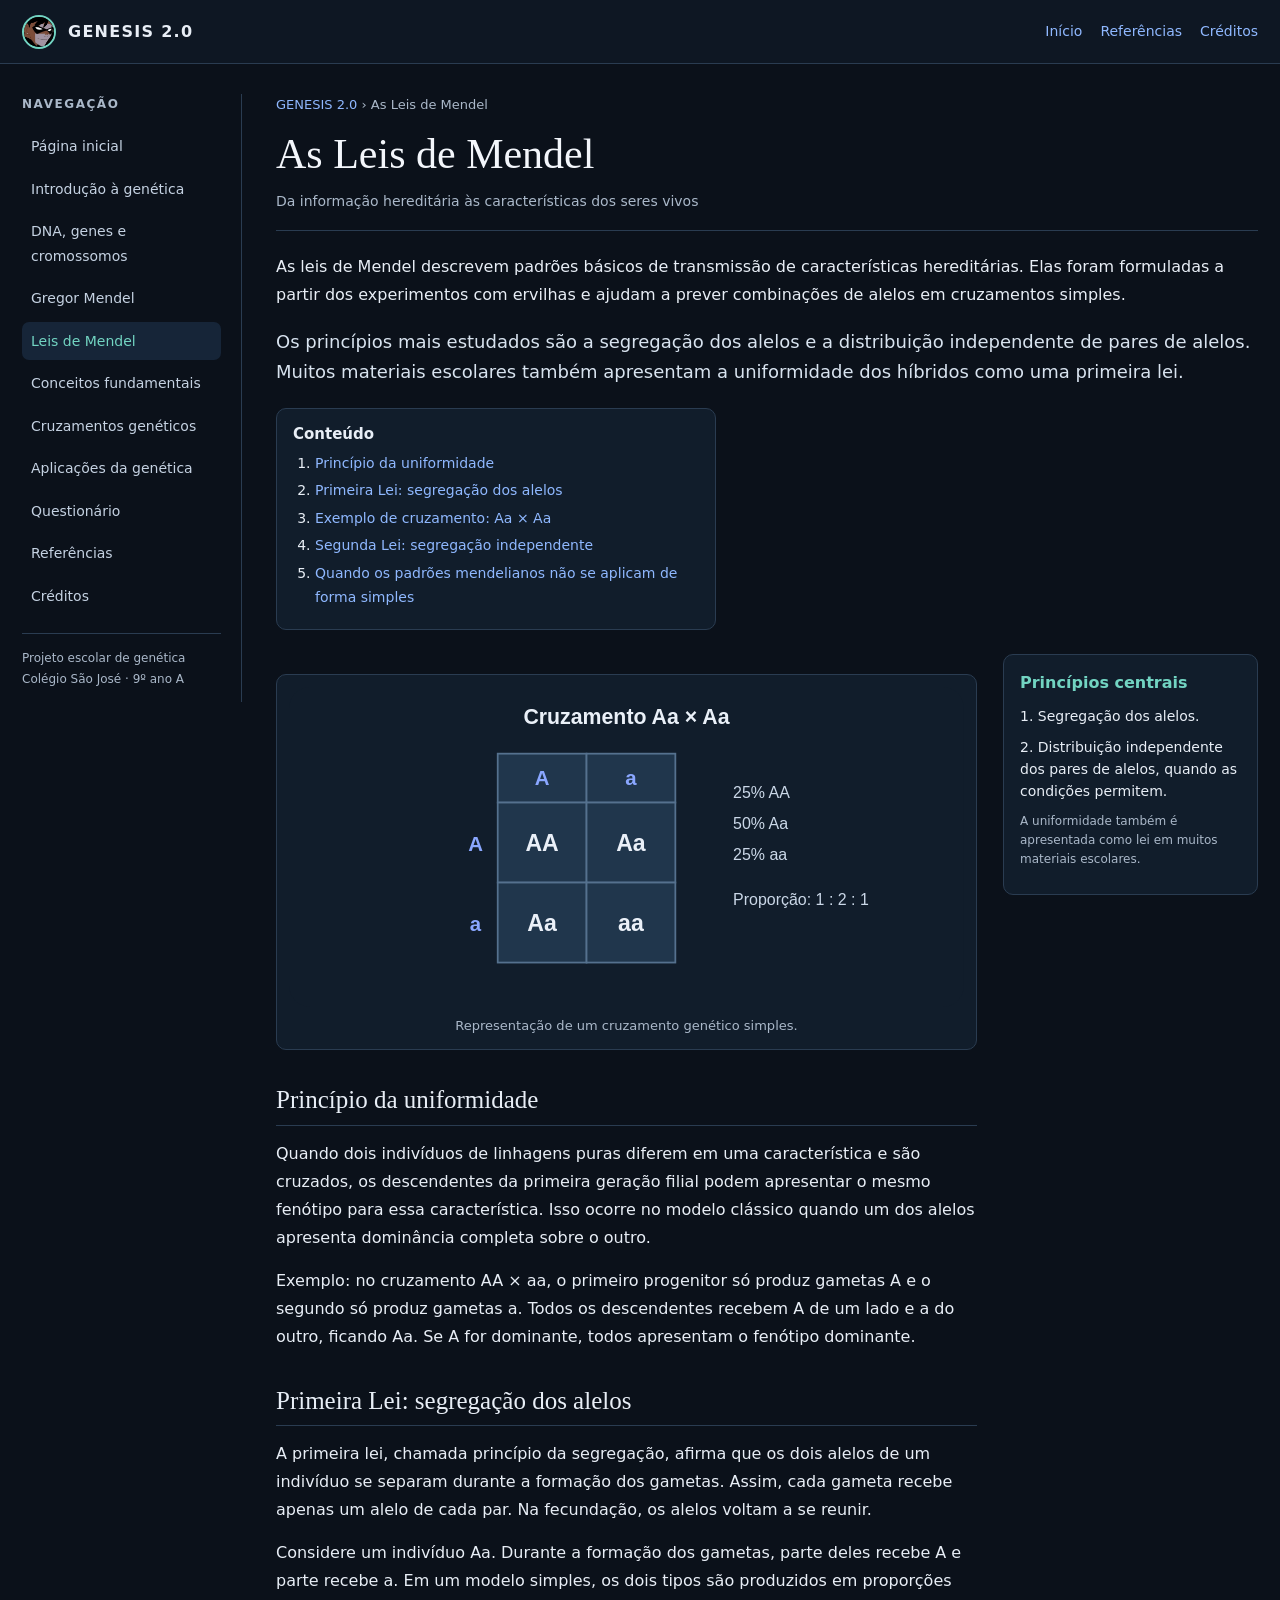
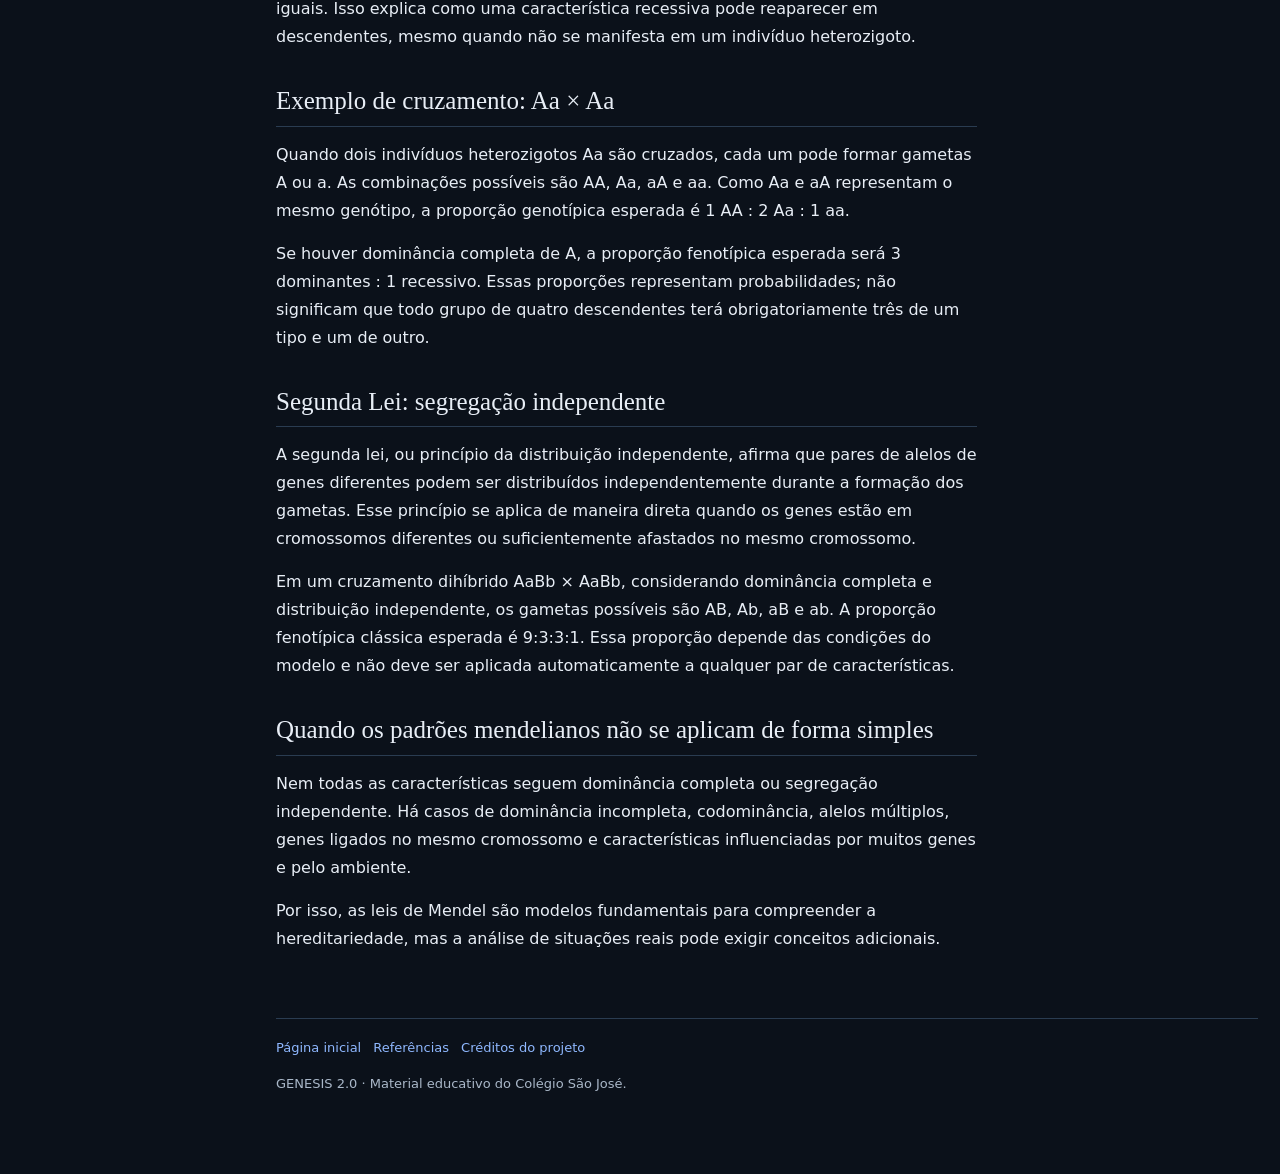
<file: leis.html>
<!doctype html>
<html lang="pt-BR">
<head>
<meta charset="utf-8"><meta name="viewport" content="width=device-width, initial-scale=1">
<meta name="description" content="As leis de Mendel descrevem padrões básicos de transmissão de características hereditárias. Elas foram formuladas a partir dos experimentos com ervilh">
<title>As Leis de Mendel | GENESIS 2.0</title>
<link rel="stylesheet" href="assets/estilo.css"><script defer src="assets/site.js"></script>
</head>
<body>
<header class="topbar"><a class="brand" href="index.html"><img class="brand-mark" src="assets/e7836a322ee1f8ac6fdde45d048c078e.jpg" alt="Logo Genesis 2.0"><span>GENESIS 2.0</span></a>
<nav class="toplinks"><a href="index.html">Início</a><a href="referencias.html">Referências</a><a href="creditos.html">Créditos</a></nav></header>
<div class="layout">
<aside class="sidebar"><p class="side-title">Navegação</p><nav class="side-nav"><a href="index.html">Página inicial</a>
<a href="introducao.html">Introdução à genética</a>
<a href="dna.html">DNA, genes e cromossomos</a>
<a href="mendel.html">Gregor Mendel</a>
<a href="leis.html">Leis de Mendel</a>
<a href="conceitos.html">Conceitos fundamentais</a>
<a href="cruzamentos.html">Cruzamentos genéticos</a>
<a href="aplicacoes.html">Aplicações da genética</a>
<a href="quiz.html">Questionário</a>
<a href="referencias.html">Referências</a>
<a href="creditos.html">Créditos</a></nav><p class="side-note">Projeto escolar de genética<br>Colégio São José · 9º ano A</p></aside>
<main>
<div class="crumb"><a href="index.html">GENESIS 2.0</a> › As Leis de Mendel</div>
<header class="article-head"><h1>As Leis de Mendel</h1><div class="subtitle">Da informação hereditária às características dos seres vivos</div></header>
<p class="intro">As leis de Mendel descrevem padrões básicos de transmissão de características hereditárias. Elas foram formuladas a partir dos experimentos com ervilhas e ajudam a prever combinações de alelos em cruzamentos simples.</p><p class="lead">Os princípios mais estudados são a segregação dos alelos e a distribuição independente de pares de alelos. Muitos materiais escolares também apresentam a uniformidade dos híbridos como uma primeira lei.</p>
<div class="toc"><h2>Conteúdo</h2><ol id="toc-list"></ol></div>
<div class="article-grid"><article class="article-body"><figure class="figure"><img src="assets/cruzamento.svg" alt="Representação de um cruzamento genético simples."><figcaption class="caption">Representação de um cruzamento genético simples.</figcaption></figure><section><h2 id="secao-1">Princípio da uniformidade</h2><p>Quando dois indivíduos de linhagens puras diferem em uma característica e são cruzados, os descendentes da primeira geração filial podem apresentar o mesmo fenótipo para essa característica. Isso ocorre no modelo clássico quando um dos alelos apresenta dominância completa sobre o outro.</p>
<p>Exemplo: no cruzamento AA × aa, o primeiro progenitor só produz gametas A e o segundo só produz gametas a. Todos os descendentes recebem A de um lado e a do outro, ficando Aa. Se A for dominante, todos apresentam o fenótipo dominante.</p></section>
<section><h2 id="secao-2">Primeira Lei: segregação dos alelos</h2><p>A primeira lei, chamada princípio da segregação, afirma que os dois alelos de um indivíduo se separam durante a formação dos gametas. Assim, cada gameta recebe apenas um alelo de cada par. Na fecundação, os alelos voltam a se reunir.</p>
<p>Considere um indivíduo Aa. Durante a formação dos gametas, parte deles recebe A e parte recebe a. Em um modelo simples, os dois tipos são produzidos em proporções iguais. Isso explica como uma característica recessiva pode reaparecer em descendentes, mesmo quando não se manifesta em um indivíduo heterozigoto.</p></section>
<section><h2 id="secao-3">Exemplo de cruzamento: Aa × Aa</h2><p>Quando dois indivíduos heterozigotos Aa são cruzados, cada um pode formar gametas A ou a. As combinações possíveis são AA, Aa, aA e aa. Como Aa e aA representam o mesmo genótipo, a proporção genotípica esperada é 1 AA : 2 Aa : 1 aa.</p>
<p>Se houver dominância completa de A, a proporção fenotípica esperada será 3 dominantes : 1 recessivo. Essas proporções representam probabilidades; não significam que todo grupo de quatro descendentes terá obrigatoriamente três de um tipo e um de outro.</p></section>
<section><h2 id="secao-4">Segunda Lei: segregação independente</h2><p>A segunda lei, ou princípio da distribuição independente, afirma que pares de alelos de genes diferentes podem ser distribuídos independentemente durante a formação dos gametas. Esse princípio se aplica de maneira direta quando os genes estão em cromossomos diferentes ou suficientemente afastados no mesmo cromossomo.</p>
<p>Em um cruzamento dihíbrido AaBb × AaBb, considerando dominância completa e distribuição independente, os gametas possíveis são AB, Ab, aB e ab. A proporção fenotípica clássica esperada é 9:3:3:1. Essa proporção depende das condições do modelo e não deve ser aplicada automaticamente a qualquer par de características.</p></section>
<section><h2 id="secao-5">Quando os padrões mendelianos não se aplicam de forma simples</h2><p>Nem todas as características seguem dominância completa ou segregação independente. Há casos de dominância incompleta, codominância, alelos múltiplos, genes ligados no mesmo cromossomo e características influenciadas por muitos genes e pelo ambiente.</p>
<p>Por isso, as leis de Mendel são modelos fundamentais para compreender a hereditariedade, mas a análise de situações reais pode exigir conceitos adicionais.</p></section></article><aside class="infobox"><h3>Princípios centrais</h3><p>1. Segregação dos alelos.</p><p>2. Distribuição independente dos pares de alelos, quando as condições permitem.</p><p class="small">A uniformidade também é apresentada como lei em muitos materiais escolares.</p></aside></div>
<footer class="footer"><a href="index.html">Página inicial</a><a href="referencias.html">Referências</a><a href="creditos.html">Créditos do projeto</a><p>GENESIS 2.0 · Material educativo do Colégio São José.</p></footer>
</main></div>
</body></html>
</file>
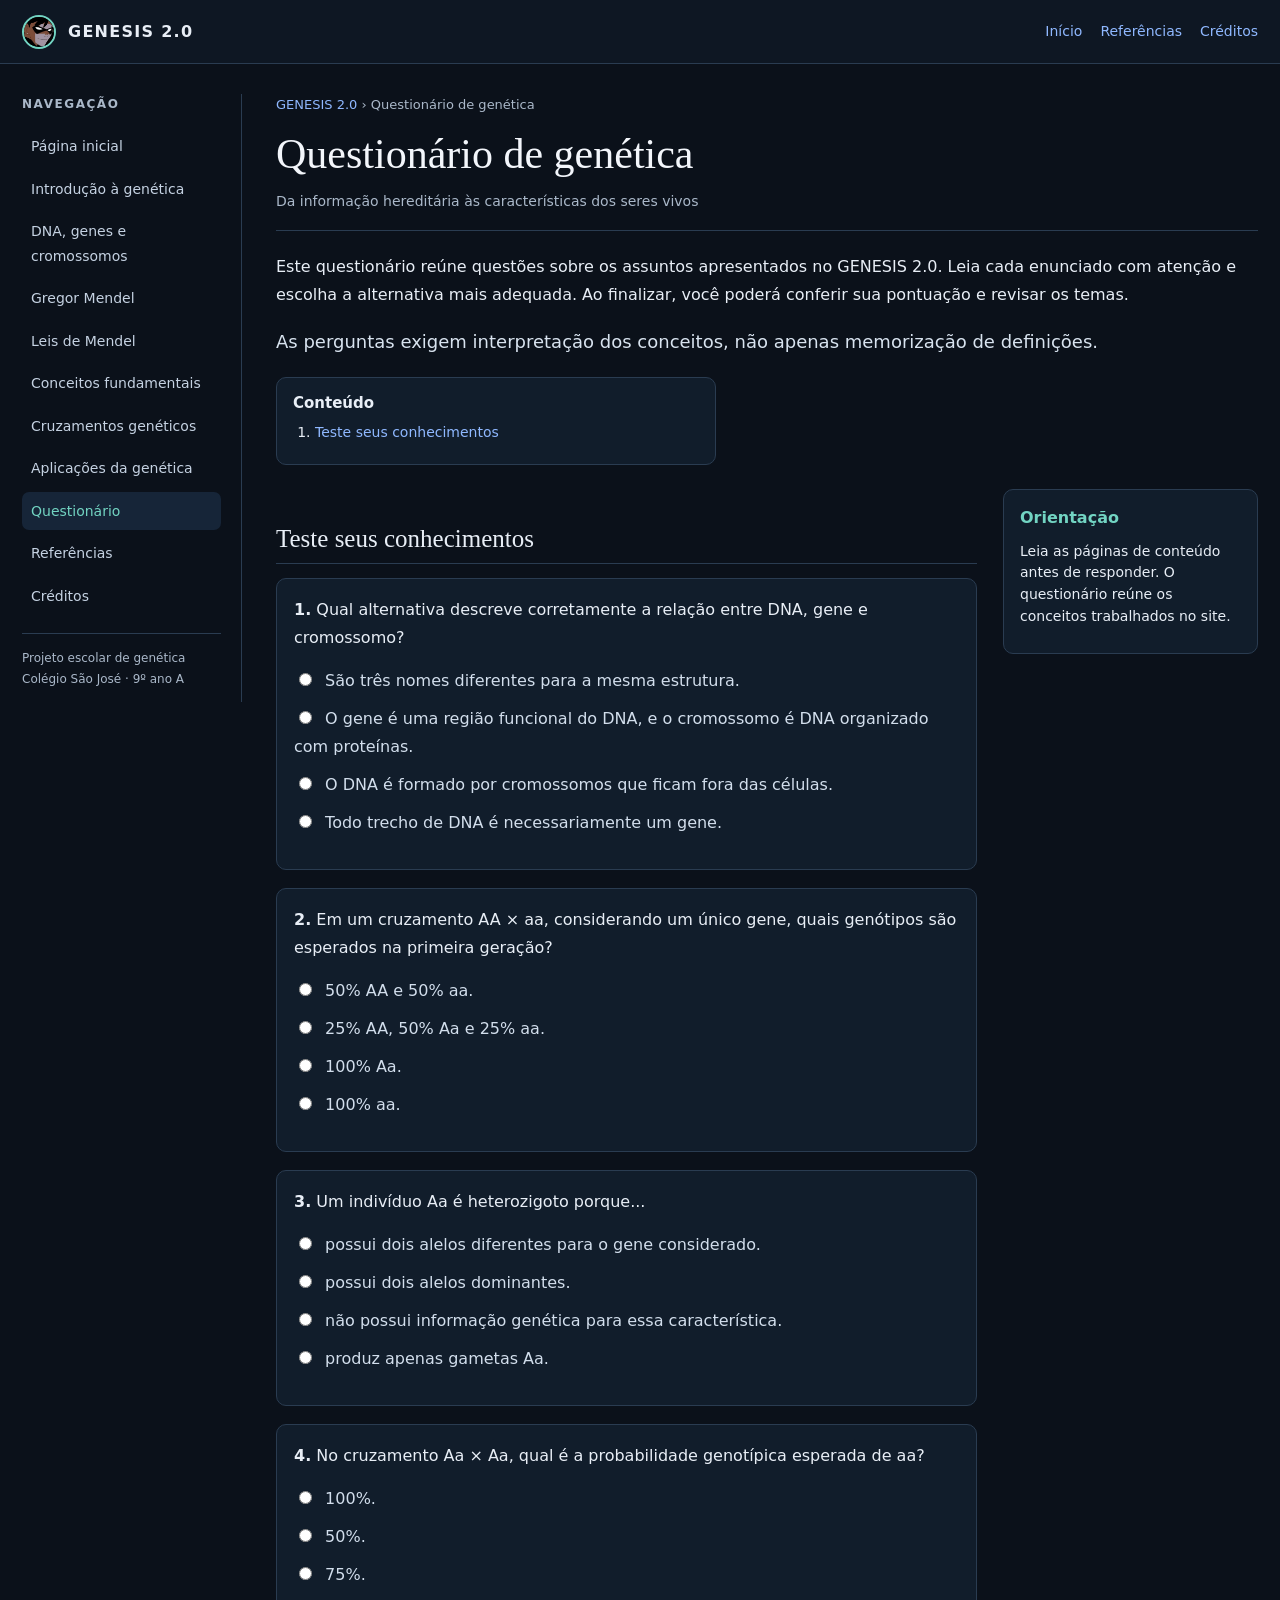
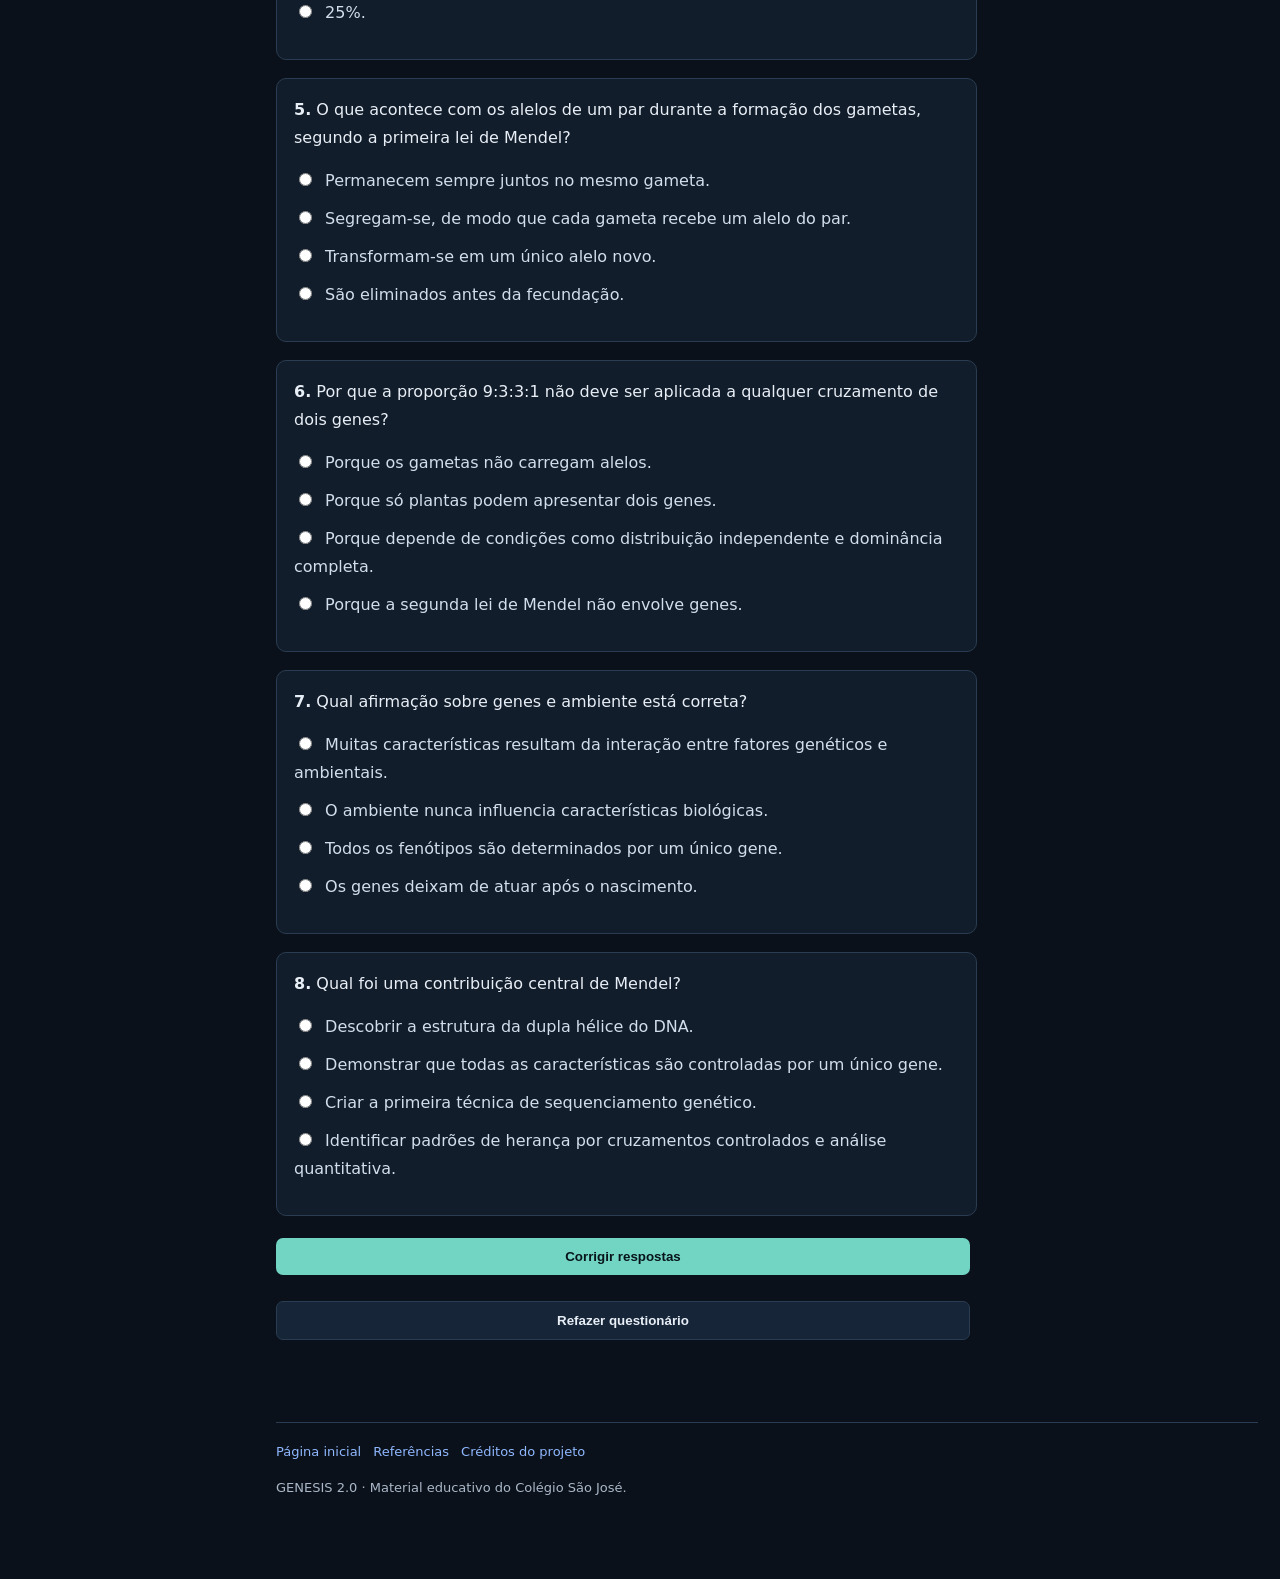
<file: quiz.html>
<!doctype html>
<html lang="pt-BR">
<head>
<meta charset="utf-8"><meta name="viewport" content="width=device-width, initial-scale=1">
<meta name="description" content="Este questionário reúne questões sobre os assuntos apresentados no GENESIS 2.0. Leia cada enunciado com atenção e escolha a alternativa mais adequada.">
<title>Questionário de genética | GENESIS 2.0</title>
<link rel="stylesheet" href="assets/estilo.css"><script defer src="assets/site.js"></script>
</head>
<body>
<header class="topbar"><a class="brand" href="index.html"><img class="brand-mark" src="assets/e7836a322ee1f8ac6fdde45d048c078e.jpg" alt="Logo Genesis 2.0"><span>GENESIS 2.0</span></a>
<nav class="toplinks"><a href="index.html">Início</a><a href="referencias.html">Referências</a><a href="creditos.html">Créditos</a></nav></header>
<div class="layout">
<aside class="sidebar"><p class="side-title">Navegação</p><nav class="side-nav"><a href="index.html">Página inicial</a>
<a href="introducao.html">Introdução à genética</a>
<a href="dna.html">DNA, genes e cromossomos</a>
<a href="mendel.html">Gregor Mendel</a>
<a href="leis.html">Leis de Mendel</a>
<a href="conceitos.html">Conceitos fundamentais</a>
<a href="cruzamentos.html">Cruzamentos genéticos</a>
<a href="aplicacoes.html">Aplicações da genética</a>
<a href="quiz.html">Questionário</a>
<a href="referencias.html">Referências</a>
<a href="creditos.html">Créditos</a></nav><p class="side-note">Projeto escolar de genética<br>Colégio São José · 9º ano A</p></aside>
<main>
<div class="crumb"><a href="index.html">GENESIS 2.0</a> › Questionário de genética</div>
<header class="article-head"><h1>Questionário de genética</h1><div class="subtitle">Da informação hereditária às características dos seres vivos</div></header>
<p class="intro">Este questionário reúne questões sobre os assuntos apresentados no GENESIS 2.0. Leia cada enunciado com atenção e escolha a alternativa mais adequada. Ao finalizar, você poderá conferir sua pontuação e revisar os temas.</p><p class="lead">As perguntas exigem interpretação dos conceitos, não apenas memorização de definições.</p>
<div class="toc"><h2>Conteúdo</h2><ol id="toc-list"></ol></div>
<div class="article-grid"><article class="article-body"><section><h2 id="secao-1">Teste seus conhecimentos</h2><form id="quiz" class="quiz">
<div class="question" data-answer="b"><p><strong>1.</strong> Qual alternativa descreve corretamente a relação entre DNA, gene e cromossomo?</p><label><input type="radio" name="q1" value="a"> São três nomes diferentes para a mesma estrutura.</label><label><input type="radio" name="q1" value="b"> O gene é uma região funcional do DNA, e o cromossomo é DNA organizado com proteínas.</label><label><input type="radio" name="q1" value="c"> O DNA é formado por cromossomos que ficam fora das células.</label><label><input type="radio" name="q1" value="d"> Todo trecho de DNA é necessariamente um gene.</label><p class="feedback"></p></div>
<div class="question" data-answer="c"><p><strong>2.</strong> Em um cruzamento AA × aa, considerando um único gene, quais genótipos são esperados na primeira geração?</p><label><input type="radio" name="q2" value="a"> 50% AA e 50% aa.</label><label><input type="radio" name="q2" value="b"> 25% AA, 50% Aa e 25% aa.</label><label><input type="radio" name="q2" value="c"> 100% Aa.</label><label><input type="radio" name="q2" value="d"> 100% aa.</label><p class="feedback"></p></div>
<div class="question" data-answer="a"><p><strong>3.</strong> Um indivíduo Aa é heterozigoto porque...</p><label><input type="radio" name="q3" value="a"> possui dois alelos diferentes para o gene considerado.</label><label><input type="radio" name="q3" value="b"> possui dois alelos dominantes.</label><label><input type="radio" name="q3" value="c"> não possui informação genética para essa característica.</label><label><input type="radio" name="q3" value="d"> produz apenas gametas Aa.</label><p class="feedback"></p></div>
<div class="question" data-answer="d"><p><strong>4.</strong> No cruzamento Aa × Aa, qual é a probabilidade genotípica esperada de aa?</p><label><input type="radio" name="q4" value="a"> 100%.</label><label><input type="radio" name="q4" value="b"> 50%.</label><label><input type="radio" name="q4" value="c"> 75%.</label><label><input type="radio" name="q4" value="d"> 25%.</label><p class="feedback"></p></div>
<div class="question" data-answer="b"><p><strong>5.</strong> O que acontece com os alelos de um par durante a formação dos gametas, segundo a primeira lei de Mendel?</p><label><input type="radio" name="q5" value="a"> Permanecem sempre juntos no mesmo gameta.</label><label><input type="radio" name="q5" value="b"> Segregam-se, de modo que cada gameta recebe um alelo do par.</label><label><input type="radio" name="q5" value="c"> Transformam-se em um único alelo novo.</label><label><input type="radio" name="q5" value="d"> São eliminados antes da fecundação.</label><p class="feedback"></p></div>
<div class="question" data-answer="c"><p><strong>6.</strong> Por que a proporção 9:3:3:1 não deve ser aplicada a qualquer cruzamento de dois genes?</p><label><input type="radio" name="q6" value="a"> Porque os gametas não carregam alelos.</label><label><input type="radio" name="q6" value="b"> Porque só plantas podem apresentar dois genes.</label><label><input type="radio" name="q6" value="c"> Porque depende de condições como distribuição independente e dominância completa.</label><label><input type="radio" name="q6" value="d"> Porque a segunda lei de Mendel não envolve genes.</label><p class="feedback"></p></div>
<div class="question" data-answer="a"><p><strong>7.</strong> Qual afirmação sobre genes e ambiente está correta?</p><label><input type="radio" name="q7" value="a"> Muitas características resultam da interação entre fatores genéticos e ambientais.</label><label><input type="radio" name="q7" value="b"> O ambiente nunca influencia características biológicas.</label><label><input type="radio" name="q7" value="c"> Todos os fenótipos são determinados por um único gene.</label><label><input type="radio" name="q7" value="d"> Os genes deixam de atuar após o nascimento.</label><p class="feedback"></p></div>
<div class="question" data-answer="d"><p><strong>8.</strong> Qual foi uma contribuição central de Mendel?</p><label><input type="radio" name="q8" value="a"> Descobrir a estrutura da dupla hélice do DNA.</label><label><input type="radio" name="q8" value="b"> Demonstrar que todas as características são controladas por um único gene.</label><label><input type="radio" name="q8" value="c"> Criar a primeira técnica de sequenciamento genético.</label><label><input type="radio" name="q8" value="d"> Identificar padrões de herança por cruzamentos controlados e análise quantitativa.</label><p class="feedback"></p></div>
<button type="submit" class="button">Corrigir respostas</button>
<button type="reset" class="button secondary">Refazer questionário</button>
<div id="result" class="result" aria-live="polite"></div>
</form></section></article><aside class="infobox"><h3>Orientação</h3><p>Leia as páginas de conteúdo antes de responder. O questionário reúne os conceitos trabalhados no site.</p></aside></div>
<footer class="footer"><a href="index.html">Página inicial</a><a href="referencias.html">Referências</a><a href="creditos.html">Créditos do projeto</a><p>GENESIS 2.0 · Material educativo do Colégio São José.</p></footer>
</main></div>
</body></html>
</file>
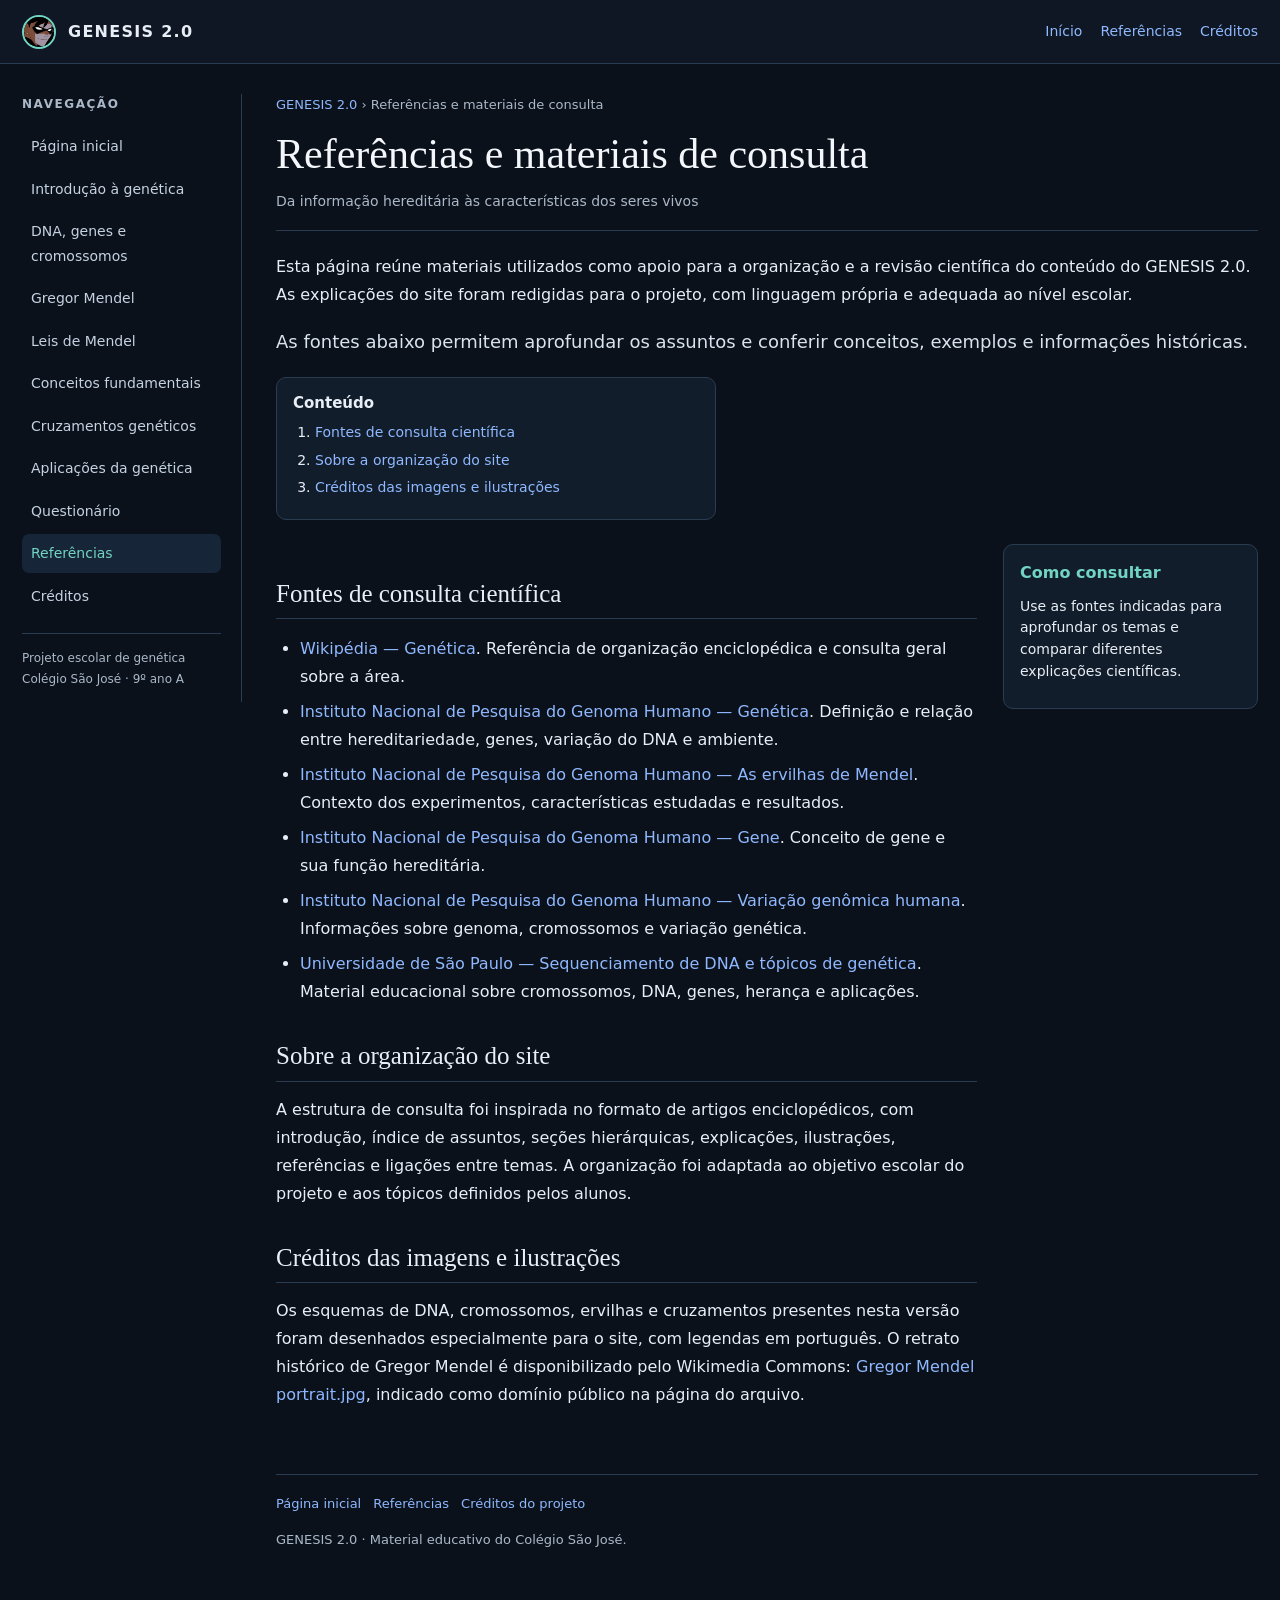
<file: referencias.html>
<!doctype html>
<html lang="pt-BR">
<head>
<meta charset="utf-8"><meta name="viewport" content="width=device-width, initial-scale=1">
<meta name="description" content="Esta página reúne materiais utilizados como apoio para a organização e a revisão científica do conteúdo do GENESIS 2.0. As explicações do site foram r">
<title>Referências e materiais de consulta | GENESIS 2.0</title>
<link rel="stylesheet" href="assets/estilo.css"><script defer src="assets/site.js"></script>
</head>
<body>
<header class="topbar"><a class="brand" href="index.html"><img class="brand-mark" src="assets/e7836a322ee1f8ac6fdde45d048c078e.jpg" alt="Logo Genesis 2.0"><span>GENESIS 2.0</span></a>
<nav class="toplinks"><a href="index.html">Início</a><a href="referencias.html">Referências</a><a href="creditos.html">Créditos</a></nav></header>
<div class="layout">
<aside class="sidebar"><p class="side-title">Navegação</p><nav class="side-nav"><a href="index.html">Página inicial</a>
<a href="introducao.html">Introdução à genética</a>
<a href="dna.html">DNA, genes e cromossomos</a>
<a href="mendel.html">Gregor Mendel</a>
<a href="leis.html">Leis de Mendel</a>
<a href="conceitos.html">Conceitos fundamentais</a>
<a href="cruzamentos.html">Cruzamentos genéticos</a>
<a href="aplicacoes.html">Aplicações da genética</a>
<a href="quiz.html">Questionário</a>
<a href="referencias.html">Referências</a>
<a href="creditos.html">Créditos</a></nav><p class="side-note">Projeto escolar de genética<br>Colégio São José · 9º ano A</p></aside>
<main>
<div class="crumb"><a href="index.html">GENESIS 2.0</a> › Referências e materiais de consulta</div>
<header class="article-head"><h1>Referências e materiais de consulta</h1><div class="subtitle">Da informação hereditária às características dos seres vivos</div></header>
<p class="intro">Esta página reúne materiais utilizados como apoio para a organização e a revisão científica do conteúdo do GENESIS 2.0. As explicações do site foram redigidas para o projeto, com linguagem própria e adequada ao nível escolar.</p><p class="lead">As fontes abaixo permitem aprofundar os assuntos e conferir conceitos, exemplos e informações históricas.</p>
<div class="toc"><h2>Conteúdo</h2><ol id="toc-list"></ol></div>
<div class="article-grid"><article class="article-body"><section><h2 id="secao-1">Fontes de consulta científica</h2><ul class="references">
<li><a href="https://pt.wikipedia.org/wiki/Gen%C3%A9tica" target="_blank" rel="noopener">Wikipédia — Genética</a>. Referência de organização enciclopédica e consulta geral sobre a área.</li>
<li><a href="https://www.genome.gov/genetics-glossary/Genetics" target="_blank" rel="noopener">Instituto Nacional de Pesquisa do Genoma Humano — Genética</a>. Definição e relação entre hereditariedade, genes, variação do DNA e ambiente.</li>
<li><a href="https://www.genome.gov/25520230/online-education-kit-1865-mendels-peas" target="_blank" rel="noopener">Instituto Nacional de Pesquisa do Genoma Humano — As ervilhas de Mendel</a>. Contexto dos experimentos, características estudadas e resultados.</li>
<li><a href="https://www.genome.gov/genetics-glossary/Gene" target="_blank" rel="noopener">Instituto Nacional de Pesquisa do Genoma Humano — Gene</a>. Conceito de gene e sua função hereditária.</li>
<li><a href="https://www.genome.gov/about-genomics/educational-resources/fact-sheets/human-genomic-variation" target="_blank" rel="noopener">Instituto Nacional de Pesquisa do Genoma Humano — Variação genômica humana</a>. Informações sobre genoma, cromossomos e variação genética.</li>
<li><a href="https://eaulas.usp.br/portal/video.action?idItem=1966" target="_blank" rel="noopener">Universidade de São Paulo — Sequenciamento de DNA e tópicos de genética</a>. Material educacional sobre cromossomos, DNA, genes, herança e aplicações.</li>
</ul></section>
<section><h2 id="secao-2">Sobre a organização do site</h2><p>A estrutura de consulta foi inspirada no formato de artigos enciclopédicos, com introdução, índice de assuntos, seções hierárquicas, explicações, ilustrações, referências e ligações entre temas. A organização foi adaptada ao objetivo escolar do projeto e aos tópicos definidos pelos alunos.</p></section>
<section><h2 id="secao-3">Créditos das imagens e ilustrações</h2><p>Os esquemas de DNA, cromossomos, ervilhas e cruzamentos presentes nesta versão foram desenhados especialmente para o site, com legendas em português. O retrato histórico de Gregor Mendel é disponibilizado pelo Wikimedia Commons: <a href="https://commons.wikimedia.org/wiki/File:Gregor_Mendel_portrait.jpg" target="_blank" rel="noopener">Gregor Mendel portrait.jpg</a>, indicado como domínio público na página do arquivo.</p></section></article><aside class="infobox"><h3>Como consultar</h3><p>Use as fontes indicadas para aprofundar os temas e comparar diferentes explicações científicas.</p></aside></div>
<footer class="footer"><a href="index.html">Página inicial</a><a href="referencias.html">Referências</a><a href="creditos.html">Créditos do projeto</a><p>GENESIS 2.0 · Material educativo do Colégio São José.</p></footer>
</main></div>
</body></html>
</file>
<file: assets/estilo.css>
:root{--bg:#0b111a;--panel:#111d2b;--panel2:#162538;--text:#e8eef6;--muted:#aab8c9;--line:#2a3c51;--accent:#72d4c2;--link:#8fb8ff;--gold:#e9c66f;--max:1280px}
*{box-sizing:border-box}html{scroll-behavior:smooth}body{margin:0;background:var(--bg);color:var(--text);font:16px/1.75 system-ui,-apple-system,"Segoe UI",sans-serif}
a{color:var(--link);text-decoration:none}a:hover{text-decoration:underline;color:#c1d5ff}
.topbar{height:auto;min-height:64px;border-bottom:1px solid var(--line);background:#0e1723;display:flex;align-items:center;justify-content:space-between;padding:12px max(22px,calc((100vw - var(--max))/2));gap:18px;position:sticky;top:0;z-index:10}
.brand{display:flex;align-items:center;gap:12px;color:var(--text);font-weight:800;letter-spacing:.08em}.brand-mark{width:34px;height:34px;border:2px solid var(--accent);border-radius:50%;display:grid;place-items:center;color:var(--accent);font-size:18px}.toplinks{display:flex;gap:18px;flex-wrap:wrap;font-size:14px}
.layout{max-width:var(--max);margin:30px auto;padding:0 22px;display:grid;grid-template-columns:220px minmax(0,1fr);gap:34px}
.sidebar{border-right:1px solid var(--line);padding-right:20px;align-self:start;position:sticky;top:92px;max-height:calc(100vh - 110px);overflow:auto}.side-title{font-size:12px;text-transform:uppercase;letter-spacing:.13em;color:var(--muted);font-weight:800;margin:0 0 12px}.side-nav{display:grid;gap:4px}.side-nav a{display:block;padding:7px 9px;border-radius:7px;color:#c5d2e2;font-size:14px}.side-nav a.active,.side-nav a:hover{background:var(--panel2);color:var(--accent);text-decoration:none}.side-note{border-top:1px solid var(--line);margin-top:18px;padding-top:14px;color:var(--muted);font-size:12px}
main{min-width:0}.crumb{font-size:13px;color:var(--muted);margin-bottom:12px}.article-head{border-bottom:1px solid var(--line);padding-bottom:16px;margin-bottom:22px}.article-head h1{font:500 clamp(30px,4vw,42px)/1.2 Georgia,serif;margin:0 0 10px;color:#f3f6fb}.subtitle{color:var(--muted);font-size:14px}.lead{font-size:18px;line-height:1.7;color:#d8e3ef}.intro{font-size:16px}
.article-grid{display:grid;grid-template-columns:minmax(0,1fr) 255px;gap:26px;align-items:start}.article-body{min-width:0}.article-body h2{font:500 25px/1.3 Georgia,serif;border-bottom:1px solid var(--line);padding-bottom:8px;margin:34px 0 14px;scroll-margin-top:95px}.article-body h3{font-size:18px;margin:22px 0 8px;color:#dce7f4}.article-body p{margin:0 0 15px}.article-body ul{padding-left:24px}.article-body li{margin:7px 0}.toc,.infobox,.side-card{background:var(--panel);border:1px solid var(--line);border-radius:10px;padding:16px}.toc{margin:20px 0 24px;max-width:440px}.toc h2{font:700 15px system-ui;border:0;margin:0 0 8px;padding:0}.toc ol{margin:0;padding-left:22px;font-size:14px}.toc li{margin:3px 0}.infobox{font-size:14px;line-height:1.55}.infobox img{width:100%;display:block;border-radius:7px;margin-bottom:10px}.infobox h3{margin:0 0 10px;color:var(--accent);font-size:16px}.infobox p{margin:0 0 10px}.infobox .small{font-size:12px;color:var(--muted)}
.figure{margin:20px 0;background:var(--panel);border:1px solid var(--line);padding:12px;border-radius:10px}.figure img{display:block;width:100%;height:auto;border-radius:6px}.caption{font-size:13px;color:var(--muted);text-align:center;margin:8px 0 0!important}
.topic-list{list-style:none;padding:0!important;display:grid;grid-template-columns:1fr 1fr;gap:8px}.topic-list li{background:var(--panel);border:1px solid var(--line);border-radius:8px;padding:11px 13px;margin:0}
.punnett{display:grid;grid-template-columns:repeat(3,minmax(70px,1fr));max-width:380px;margin:18px auto;border:1px solid var(--line);border-radius:8px;overflow:hidden}.punnett-cell{background:var(--panel);padding:15px;text-align:center;border:1px solid var(--line);font-weight:700;font-size:20px}.punnett-cell.head{background:var(--panel2);color:var(--accent);font-size:15px}
.quiz{display:grid;gap:18px}.question{padding:17px;background:var(--panel);border:1px solid var(--line);border-radius:10px}.question p{margin:0 0 10px}.question label{display:block;padding:5px 0;color:#d2deec}.question input{accent-color:var(--accent);margin-right:8px}.feedback{font-size:14px;color:var(--gold);margin-top:8px!important}.button{background:var(--accent);color:#07151b;border:0;border-radius:7px;padding:11px 16px;font-weight:800;cursor:pointer;margin:4px 7px 4px 0}.button.secondary{background:var(--panel2);color:var(--text);border:1px solid var(--line)}.result{font-size:18px;font-weight:700;margin-top:10px}
.references{list-style:disc}.references a{overflow-wrap:anywhere}.credits-box{background:var(--panel);border:1px solid var(--line);border-left:4px solid var(--accent);padding:18px 20px;border-radius:8px}.credits-box p{margin:5px 0}
.footer{border-top:1px solid var(--line);margin-top:50px;padding:18px 0 36px;color:var(--muted);font-size:13px}.footer a{margin-right:12px}
@media(max-width:900px){.layout{grid-template-columns:1fr;gap:18px;margin-top:18px}.sidebar{position:static;max-height:none;border-right:0;border-bottom:1px solid var(--line);padding:0 0 14px}.side-nav{grid-template-columns:repeat(2,minmax(0,1fr))}.side-note{display:none}.article-grid{grid-template-columns:1fr}.infobox{order:-1;max-width:500px}.topbar{position:static;align-items:flex-start;flex-direction:column}.topic-list{grid-template-columns:1fr}}
@media(max-width:520px){.layout{padding:0 14px}.topbar{padding:12px 14px}.side-nav{grid-template-columns:1fr 1fr}.article-head h1{font-size:31px}.lead{font-size:16px}.punnett-cell{padding:11px 5px}}
</file>
